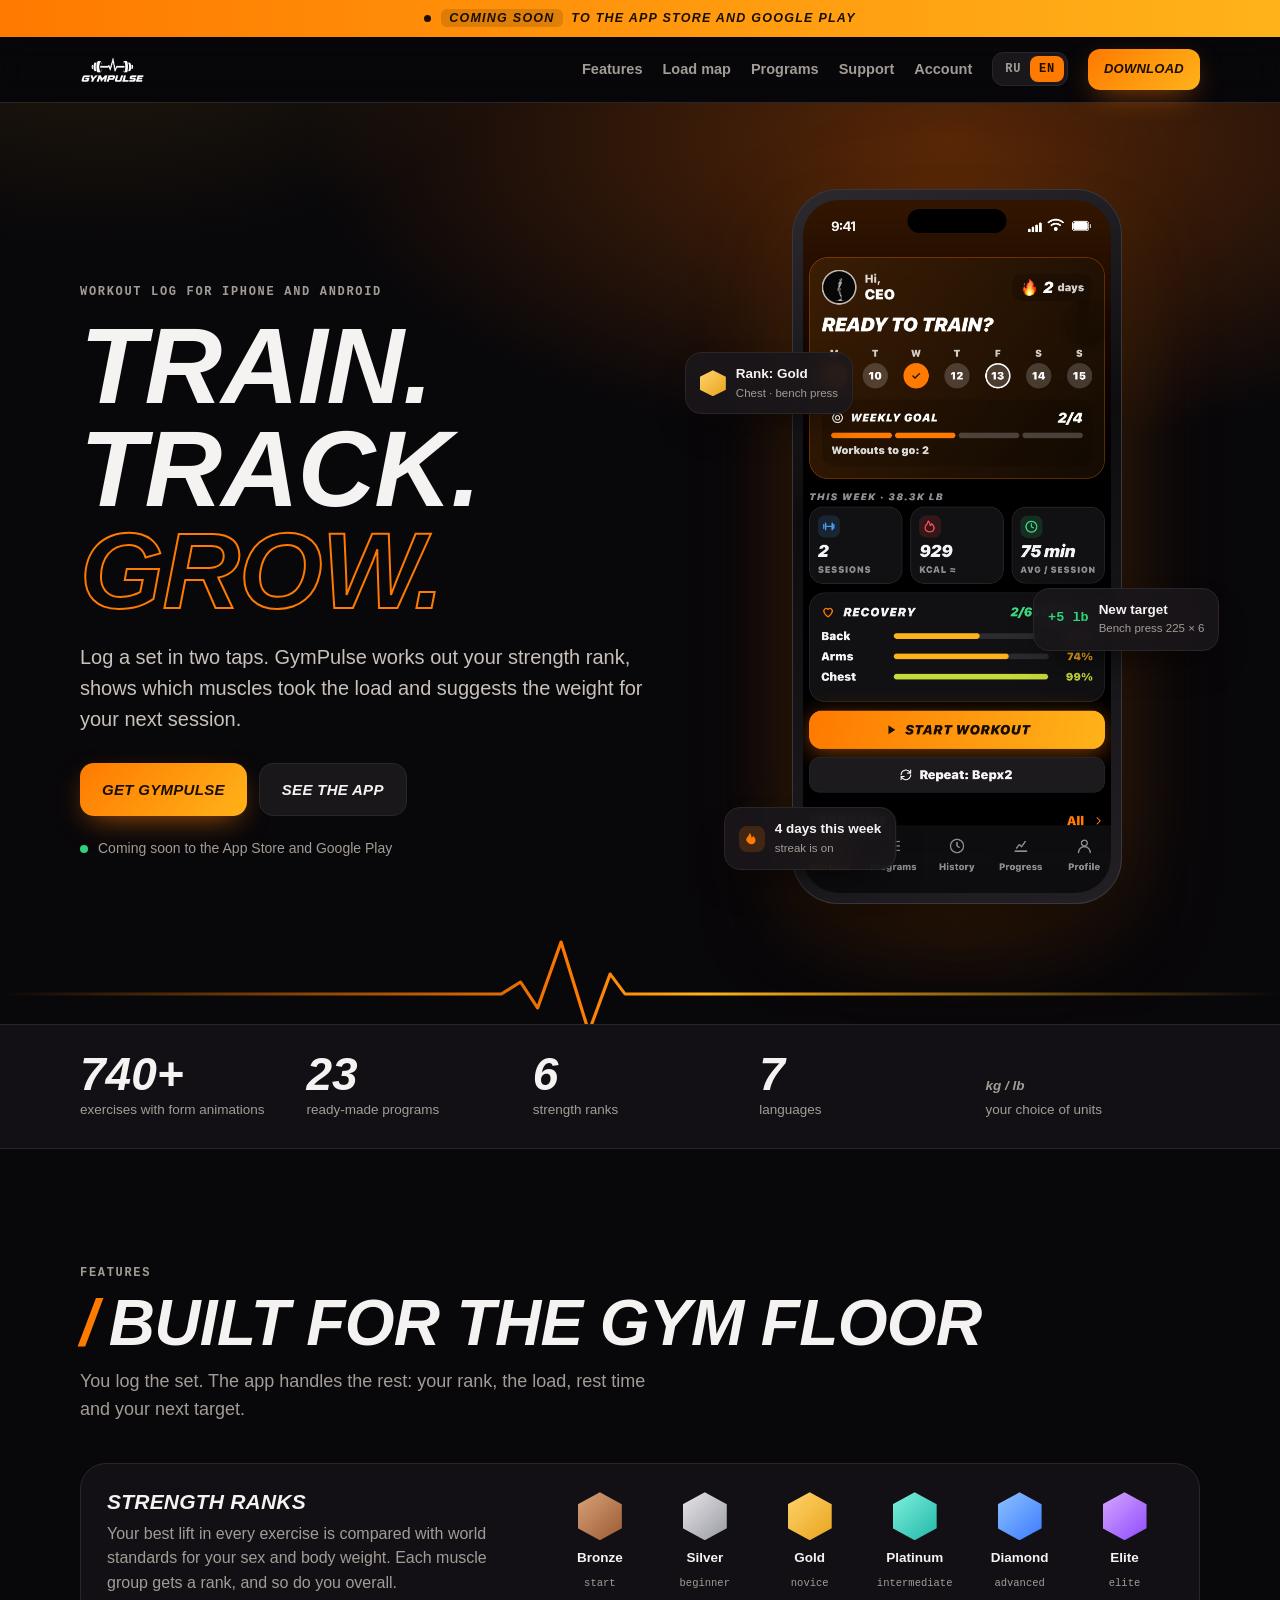
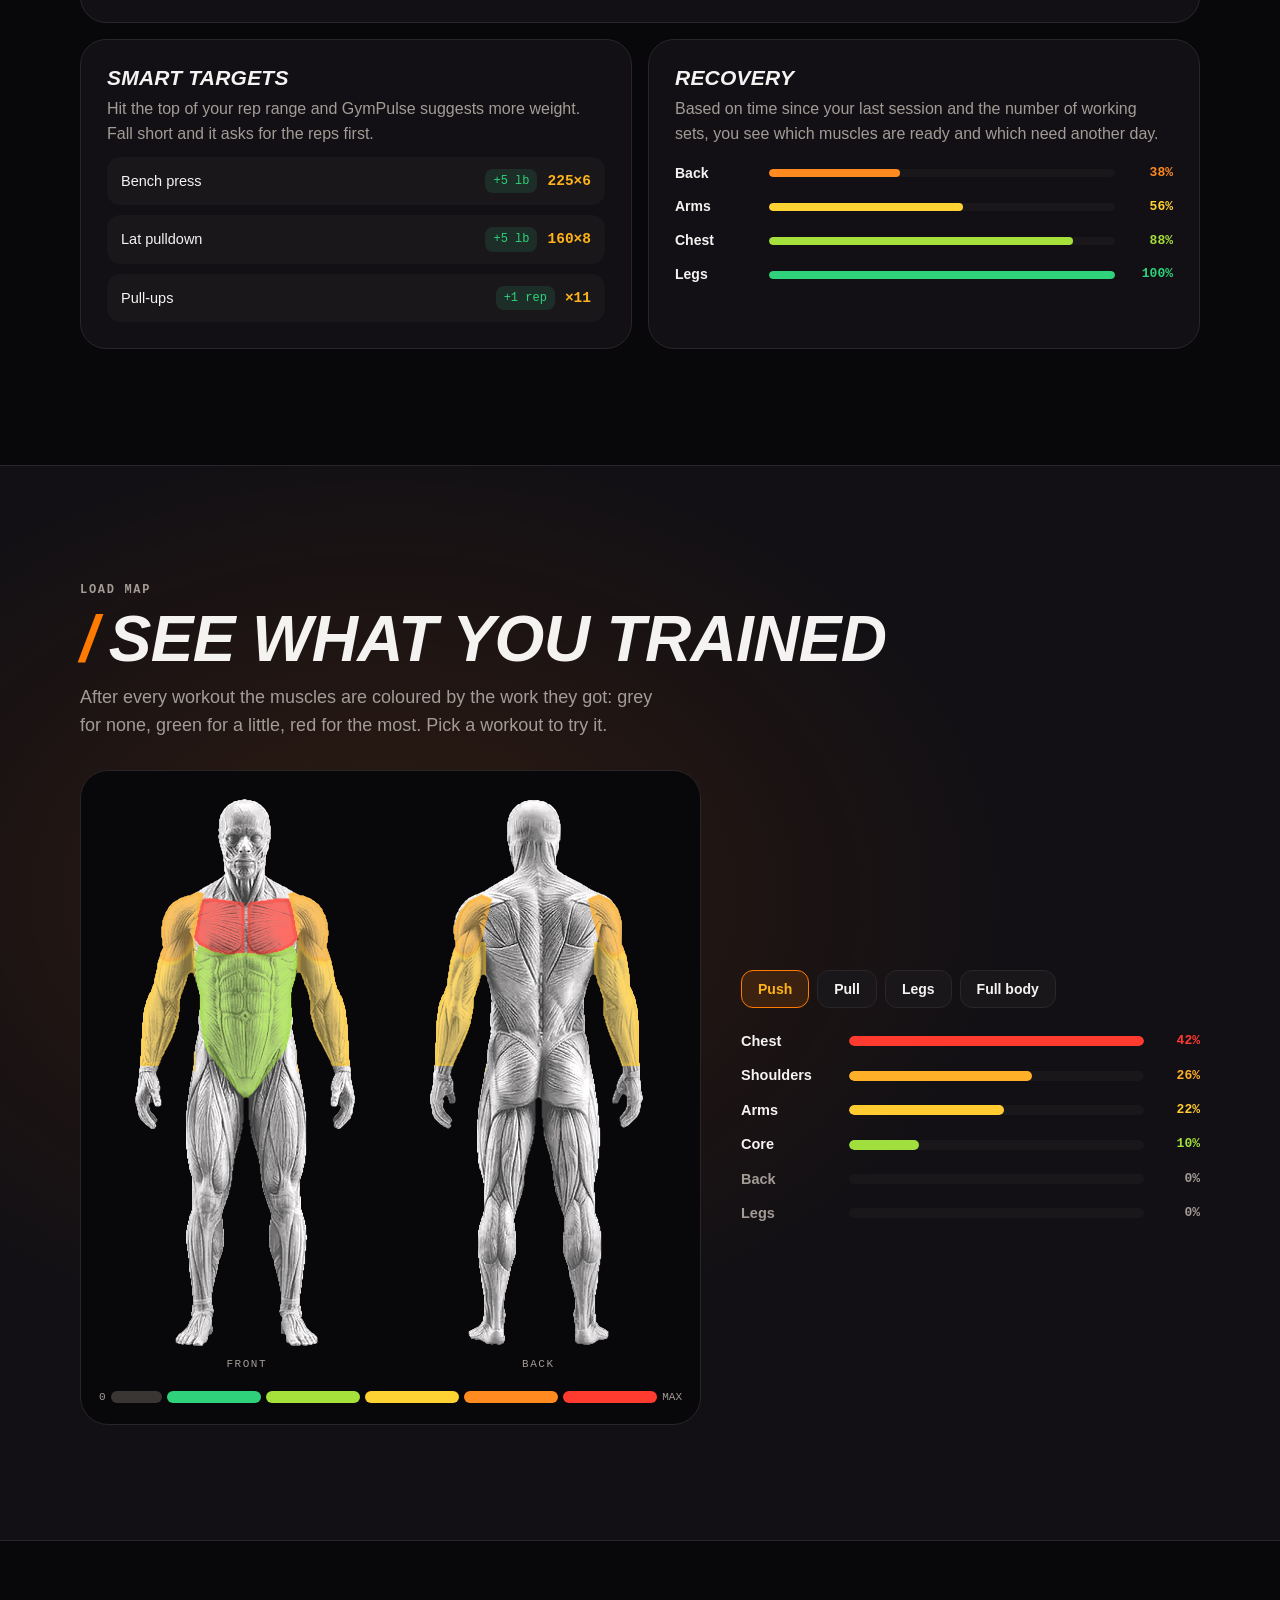
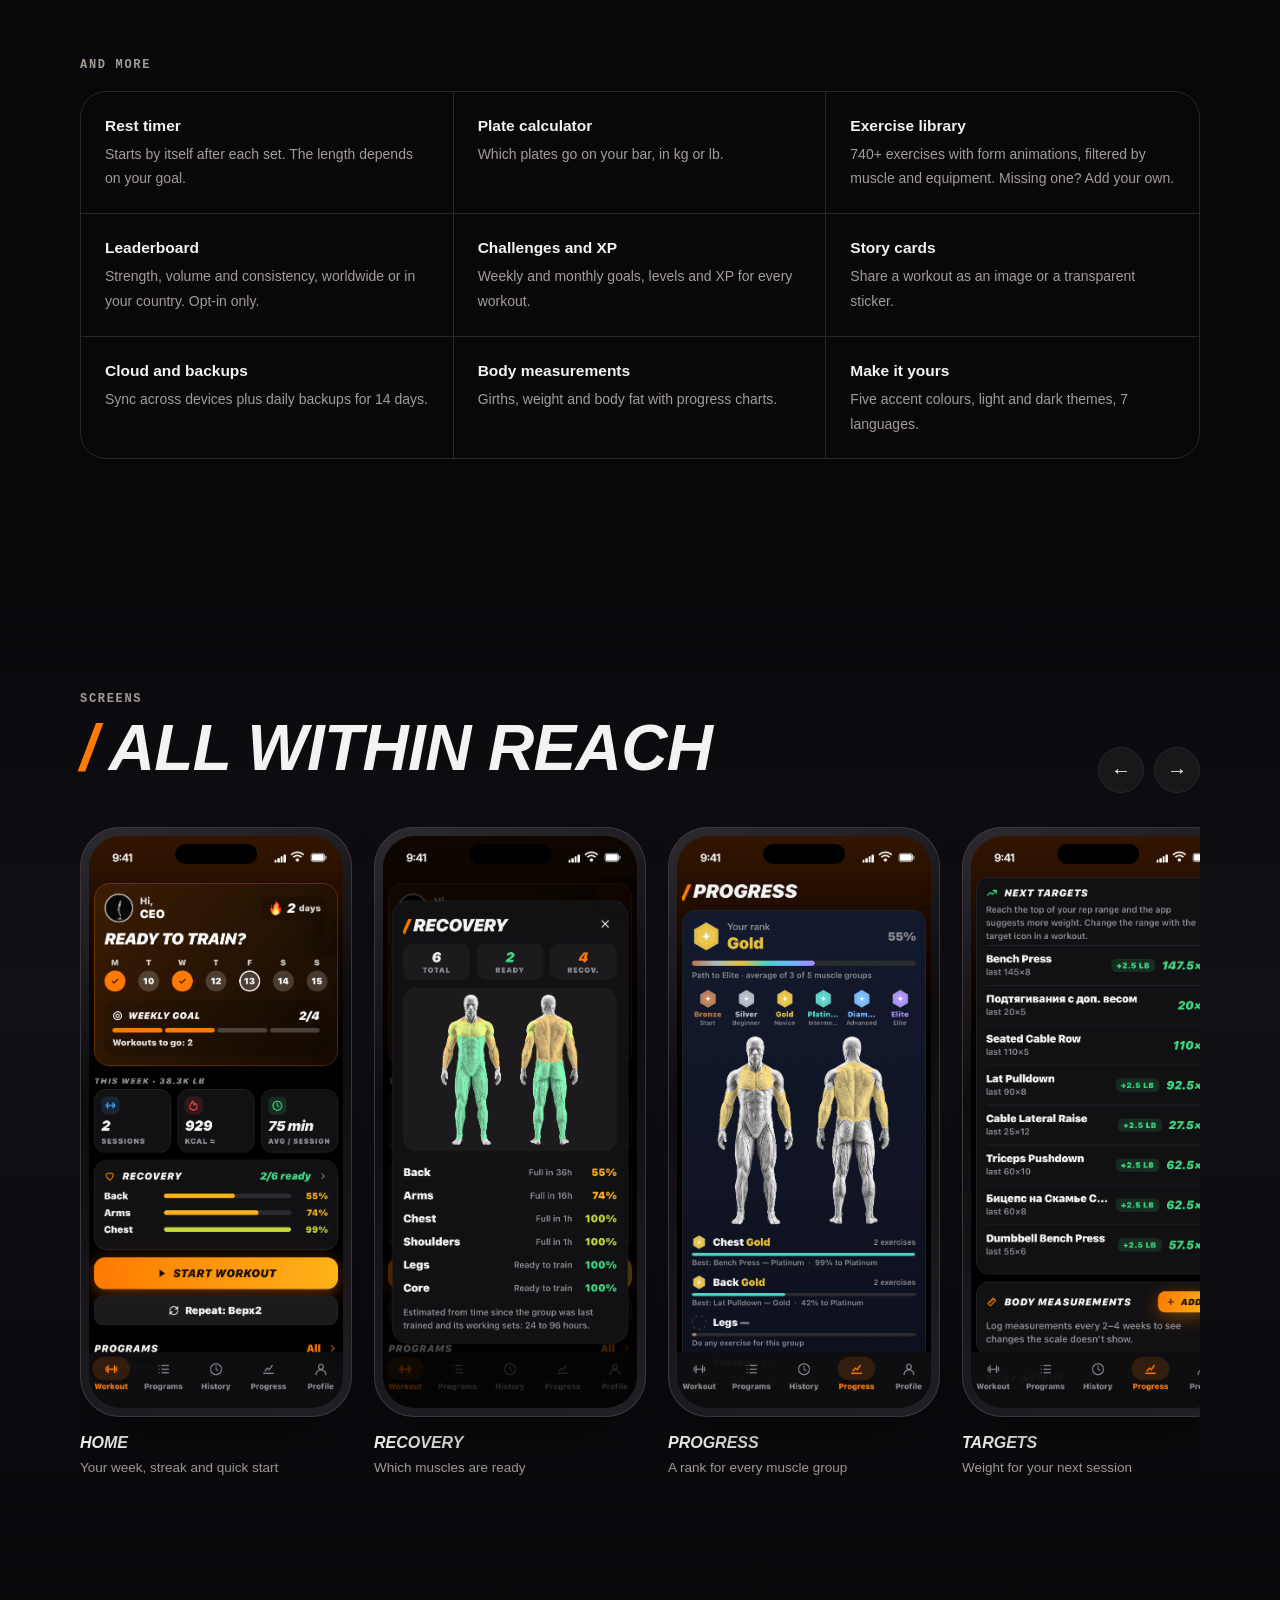
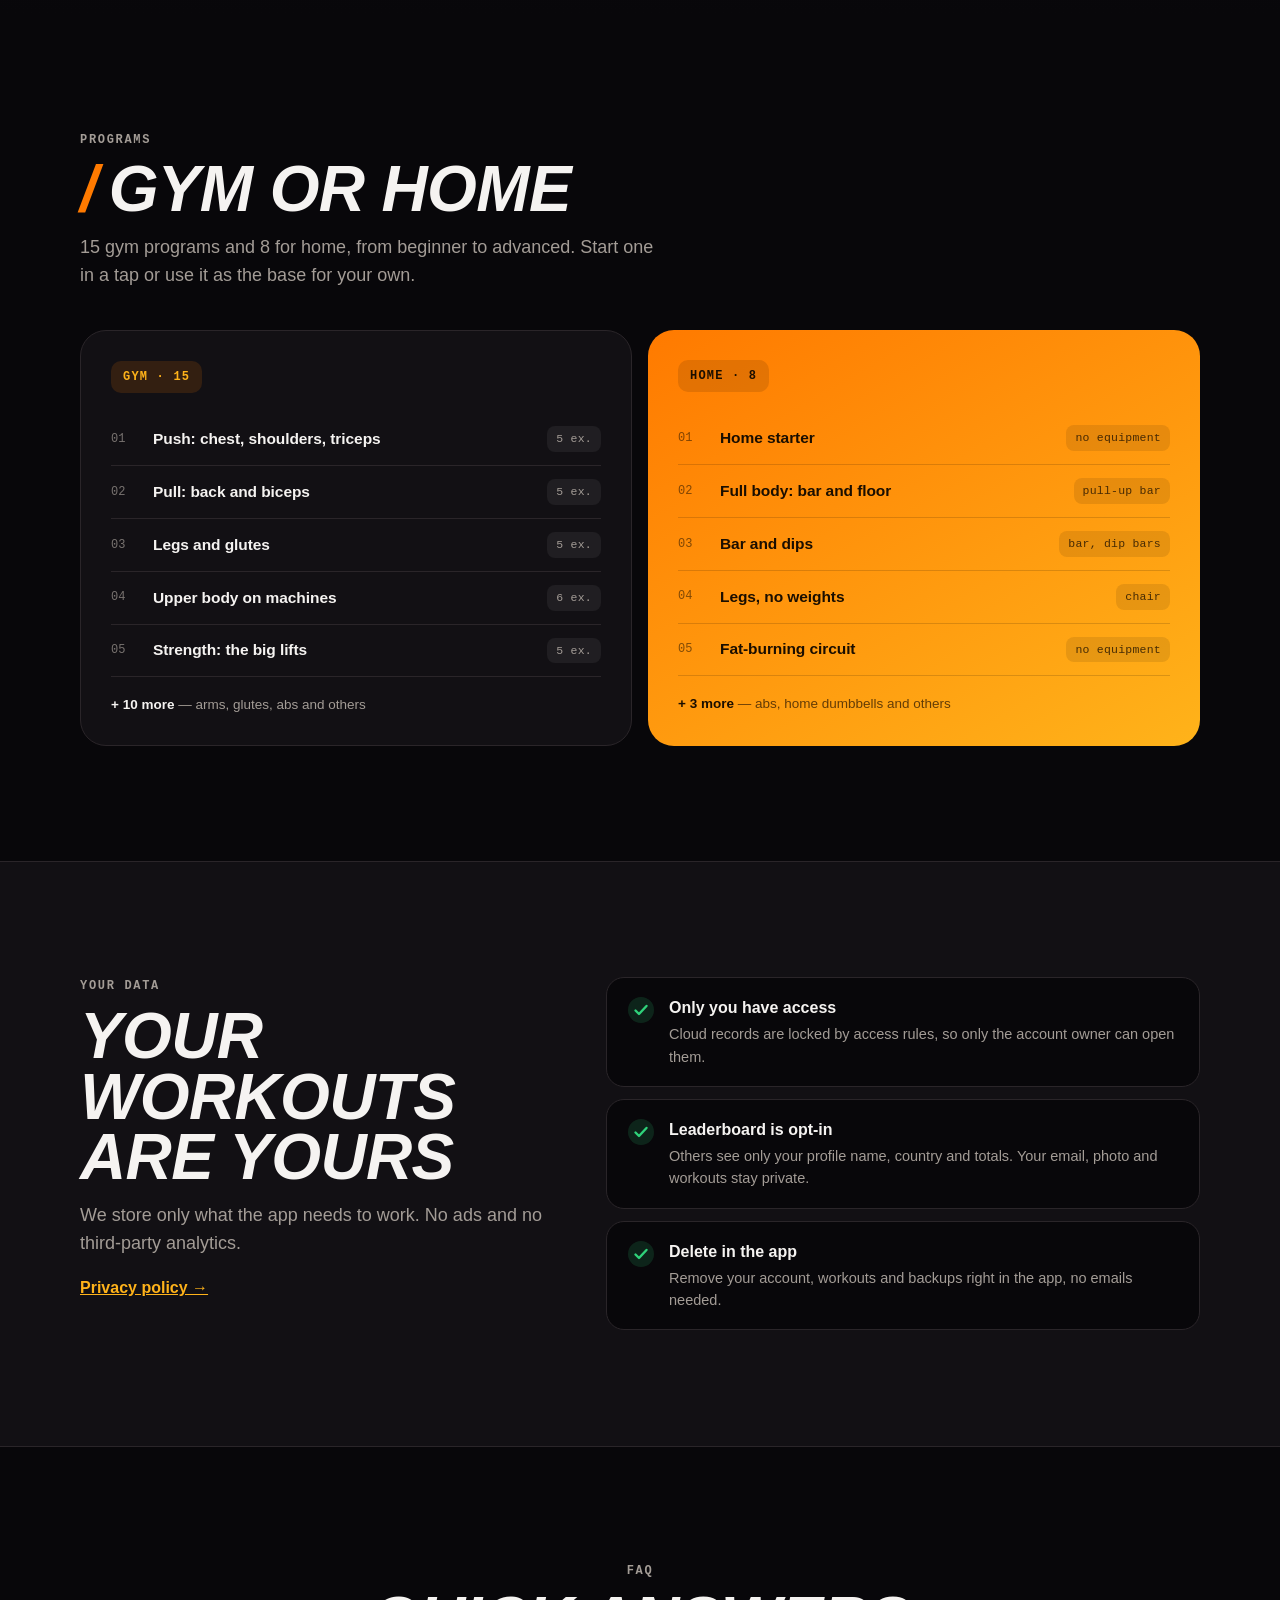
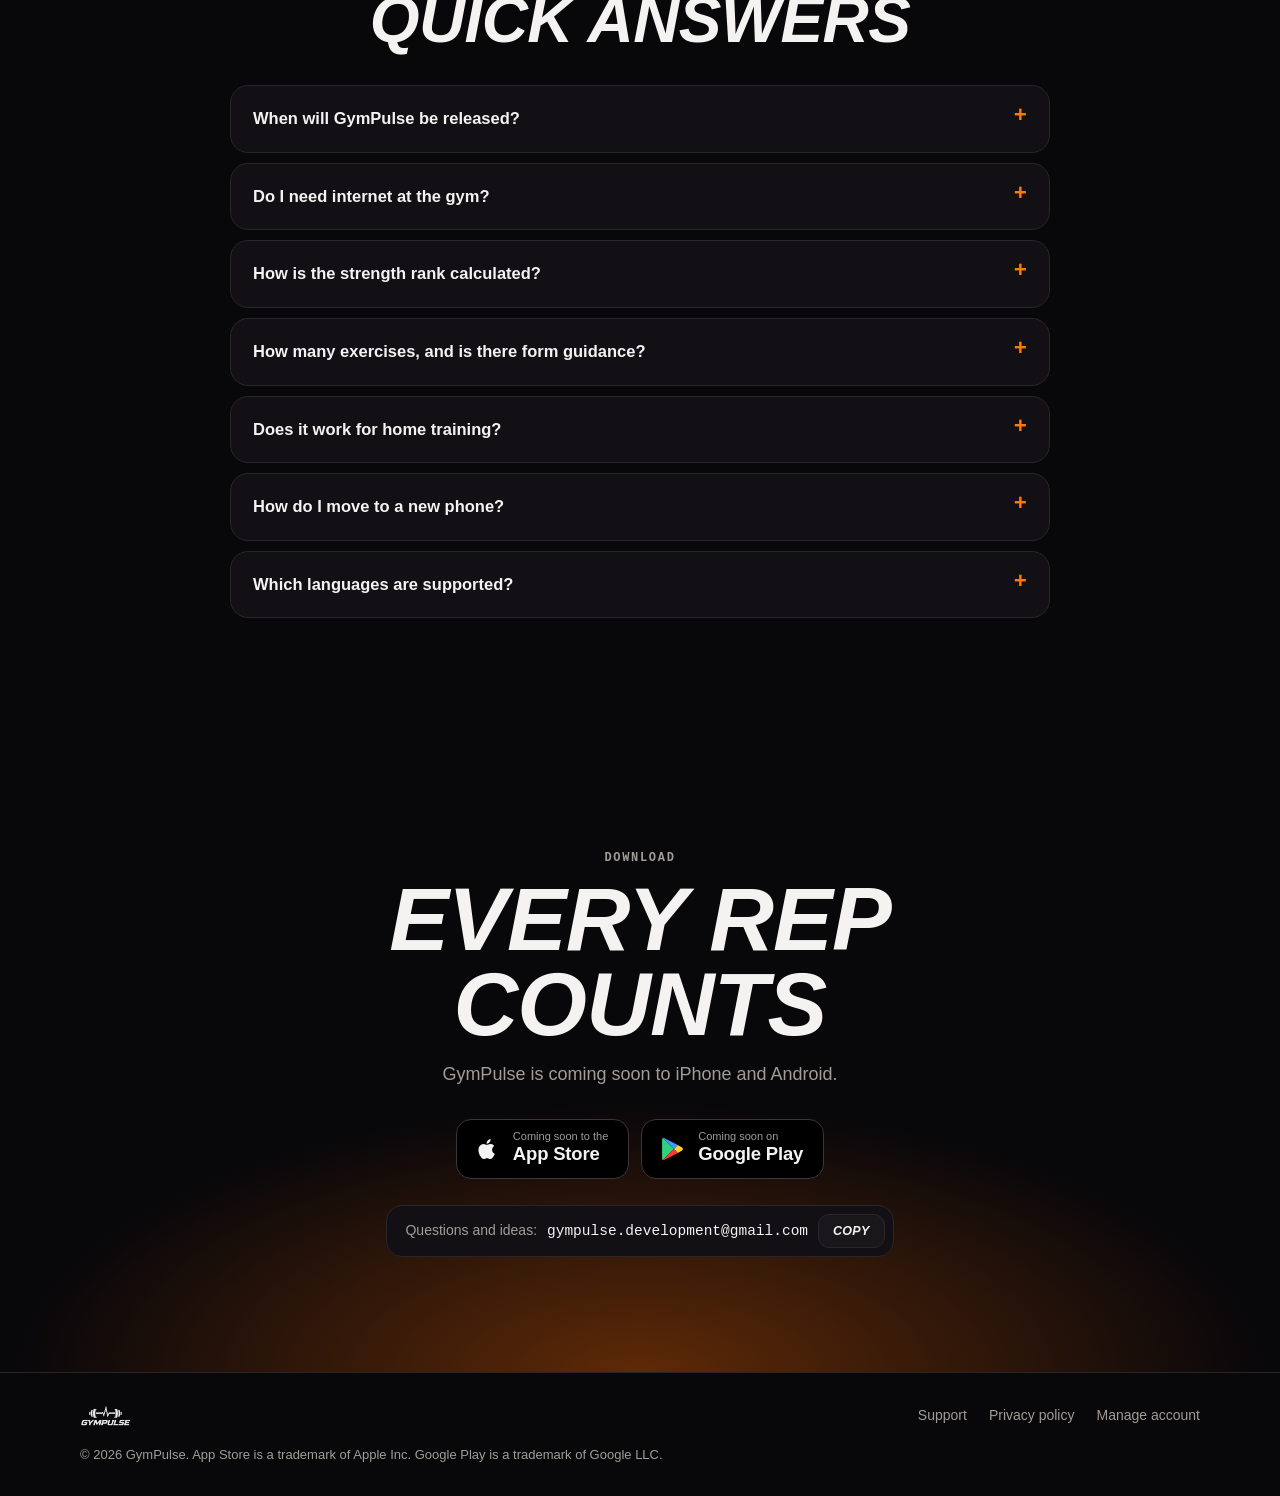
<file: index.html>
<!doctype html>
<html lang="ru">
<head>
<meta charset="utf-8">
<meta name="viewport" content="width=device-width, initial-scale=1, viewport-fit=cover">
<title>GymPulse</title>
<meta name="gp:title-ru" content="GymPulse">
<meta name="gp:title-en" content="GymPulse">
<meta name="description" content="GymPulse — дневник тренировок для iPhone и Android: ранги силы, карта нагрузки, 740+ упражнений с анимацией техники, умные цели и программы для зала и дома.">
<meta name="theme-color" content="#08070A">
<meta http-equiv="Content-Security-Policy" content="default-src 'self'; script-src 'self' 'sha256-vhCojYVqglzWc3rxSe71ZzEY8ykdeRPMenTMEMSjk7M=' 'sha256-+N1O2ZhB4fCDuWW6IZrmTO3uLFp5yGKeGTYfXfHgf4A=' 'sha256-VAVlBNXvPKZ7xdp2BcN4tLJjCNJUkDB6+BNIUAc+iOA=' https://cdn.jsdelivr.net/npm/@supabase/supabase-js@2.119.0/; style-src 'self' 'unsafe-inline' https://fonts.googleapis.com; font-src https://fonts.gstatic.com; img-src 'self' data: blob: https://tsquteboyugfvkewymhu.supabase.co; connect-src 'self' https://tsquteboyugfvkewymhu.supabase.co wss://tsquteboyugfvkewymhu.supabase.co; object-src 'none'; frame-src 'none'; worker-src 'none'; manifest-src 'self'; base-uri 'self'; form-action 'self'; upgrade-insecure-requests">
<script>if (self !== top) { try { top.location.href = self.location.href; } catch (e) {} document.documentElement.style.display = 'none'; }</script>

<meta name="referrer" content="strict-origin-when-cross-origin">
<link rel="canonical" href="https://gympulsefit.github.io/">
<link rel="alternate" hreflang="ru" href="https://gympulsefit.github.io/?lang=ru">
<link rel="alternate" hreflang="en" href="https://gympulsefit.github.io/?lang=en">
<link rel="alternate" hreflang="x-default" href="https://gympulsefit.github.io/">
<meta property="og:type" content="website">
<meta property="og:site_name" content="GymPulse">
<meta property="og:url" content="https://gympulsefit.github.io/">
<meta property="og:title" content="GymPulse">
<meta property="og:description" content="GymPulse — дневник тренировок для iPhone и Android: ранги силы, карта нагрузки, 740+ упражнений с анимацией техники, умные цели и программы для зала и дома.">
<meta property="og:image" content="https://gympulsefit.github.io/img/og.jpg">
<meta property="og:image:width" content="1200">
<meta property="og:image:height" content="630">
<meta name="twitter:card" content="summary_large_image">
<link rel="icon" type="image/png" href="img/icon.png">
<link rel="apple-touch-icon" href="img/icon.png">
<meta name="google-site-verification" content="DGbmN3u5YZqPYP7oXoBu73FGIkUK-Fvcan2WPgeFIfA">
<script type="application/ld+json">{"@context": "https://schema.org", "@type": "MobileApplication", "name": "GymPulse", "operatingSystem": "iOS, Android", "applicationCategory": "HealthApplication", "inLanguage": ["ru", "uk", "en", "es", "fr", "de", "zh"], "description": "GymPulse — дневник тренировок: ранги силы, карта нагрузки на мышцы, 740+ упражнений с анимацией техники, умные цели, программы для зала и дома.", "url": "https://gympulsefit.github.io/", "image": "https://gympulsefit.github.io/img/og.jpg", "publisher": {"@type": "Organization", "name": "GymPulse", "email": "gympulse.development@gmail.com"}}</script>

<script>(function(){var l;try{l=new URLSearchParams(location.search).get('lang')||localStorage.getItem('gp_lang')}catch(e){}if(l!=='ru'&&l!=='en')l=/^(ru|uk|be|kk)/i.test(navigator.language||'')?'ru':'en';document.documentElement.lang=l})()</script>
<link rel="preconnect" href="https://fonts.googleapis.com">
<link rel="preconnect" href="https://fonts.gstatic.com" crossorigin>
<link rel="stylesheet" href="https://fonts.googleapis.com/css2?family=Archivo:ital,wght@1,700;1,800;1,900&family=Inter:wght@400;500;600;700&family=JetBrains+Mono:wght@500;700&display=swap">
<link rel="stylesheet" href="style.css">
</head>
<body>
<style>
/* Главная: герой с телефоном, линия пульса, карта нагрузки на настоящем силуэте из приложения */
.hero { position: relative; padding-block: clamp(40px, 6vw, 80px) 0; overflow: hidden; }
.hero::before { content: ""; position: absolute; inset: -20% -10% auto; height: 80%; background: radial-gradient(60% 60% at 70% 30%, rgba(255, 106, 0, 0.32), transparent 70%), radial-gradient(40% 50% at 15% 10%, rgba(255, 179, 26, 0.12), transparent 70%); pointer-events: none; }
.hero .wrap { position: relative; display: grid; grid-template-columns: 1.1fr 0.9fr; gap: 40px; align-items: center; }
.hero h1 { font-size: clamp(48px, 8.4vw, 112px); margin: 14px 0 20px; }
.hero h1 em { font-style: italic; color: transparent; -webkit-text-stroke: 2px var(--ac); }
.hero .lead { font-size: clamp(17px, 1.6vw, 20px); color: #C9C2BC; }
.hero .cta { display: flex; flex-wrap: wrap; gap: 12px; margin-top: 28px; }
.soon { display: inline-flex; align-items: center; gap: 10px; margin-top: 22px; color: var(--mut); font-size: 14px; }
.soon .dot { width: 8px; height: 8px; border-radius: 50%; background: var(--ok); animation: ping 2s infinite; flex: none; }
@keyframes ping { 0% { box-shadow: 0 0 0 0 rgba(47, 210, 122, .6); } 70%, 100% { box-shadow: 0 0 0 10px rgba(47, 210, 122, 0); } }
.stage { position: relative; display: flex; justify-content: center; padding-block: 10px 60px; }
.chip { position: absolute; display: flex; align-items: center; gap: 10px; padding: 11px 14px; border-radius: 16px; background: rgba(26, 23, 27, 0.9); backdrop-filter: blur(10px); -webkit-backdrop-filter: blur(10px); border: 1px solid var(--line); box-shadow: 0 18px 40px -18px rgba(0, 0, 0, 0.9); font-size: 13.5px; font-weight: 600; white-space: nowrap; animation: float 6s ease-in-out infinite; }
.chip small { display: block; color: var(--mut); font-weight: 500; font-size: 11.5px; }
.chip .n { font-family: var(--f-mono); font-weight: 700; color: var(--ok); }
.chip .hex { width: 26px; height: 26px; clip-path: polygon(50% 0, 100% 25%, 100% 75%, 50% 100%, 0 75%, 0 25%); background: linear-gradient(135deg, #FFD36B, #E8A41C); flex: none; }
.chip .fl { width: 26px; height: 26px; border-radius: 8px; background: rgba(255, 122, 0, .18); display: grid; place-items: center; flex: none; }
.chip.c1 { left: -6%; top: 22%; }
.chip.c2 { right: -4%; top: 52%; animation-delay: -2s; }
.chip.c3 { left: 2%; bottom: 12%; animation-delay: -4s; }
@keyframes float { 0%, 100% { transform: translateY(0); } 50% { transform: translateY(-8px); } }
.pulse { display: block; width: 100%; height: 90px; margin-top: -30px; }
.pulse path { fill: none; stroke: url(#pg); stroke-width: 3; stroke-linejoin: round; stroke-linecap: round; stroke-dasharray: 2400; animation: draw 3.2s cubic-bezier(.6, 0, .2, 1) both; }
@keyframes draw { from { stroke-dashoffset: 2400; } to { stroke-dashoffset: 0; } }

.stats { border-block: 1px solid var(--line); background: var(--panel); }
.stats .wrap { display: grid; grid-template-columns: repeat(5, 1fr); padding-block: 26px; gap: 12px; }
.stat b { display: block; font-family: var(--f-display); font-style: italic; font-weight: 900; font-size: clamp(30px, 4vw, 46px); line-height: 1; font-variant-numeric: tabular-nums; }
.stat span { color: var(--mut); font-size: 13.5px; }

.feat-grid { display: grid; grid-template-columns: repeat(12, 1fr); gap: 16px; margin-top: 40px; }
.f-rank { grid-column: span 12; }
.f-tgt { grid-column: span 6; }
.f-rec { grid-column: span 6; }
.f-rank .in { display: grid; grid-template-columns: 0.8fr 1.2fr; gap: 30px; align-items: center; }
.tiers { display: grid; grid-template-columns: repeat(6, 1fr); gap: 8px; }
.tier { text-align: center; }
.tier i { display: block; width: 44px; height: 48px; margin: 0 auto 8px; clip-path: polygon(50% 0, 100% 25%, 100% 75%, 50% 100%, 0 75%, 0 25%); }
.tier b { display: block; font-size: 13.5px; }
.tier span { font-family: var(--f-mono); font-size: 10.5px; color: var(--mut); }
.set-row { display: grid; grid-template-columns: minmax(0, 1fr) auto auto; gap: 10px; align-items: center; padding: 12px 14px; border-radius: 14px; background: var(--panel-2); margin-top: 10px; font-size: 14.5px; }
.set-row .p { font-family: var(--f-mono); font-size: 12px; color: var(--ok); background: rgba(47, 210, 122, 0.12); padding: 3px 8px; border-radius: 8px; white-space: nowrap; }
.set-row .v { font-family: var(--f-mono); font-weight: 700; color: var(--ac-2); white-space: nowrap; }
.set-row .nm { overflow: hidden; text-overflow: ellipsis; white-space: nowrap; }
.bars { margin-top: 16px; display: grid; gap: 12px; }
.bar { display: grid; grid-template-columns: 82px 1fr 46px; gap: 12px; align-items: center; font-size: 14px; font-weight: 600; }
.bar .t { height: 8px; border-radius: 4px; background: var(--panel-2); overflow: hidden; }
.bar .t i { display: block; height: 100%; border-radius: 4px; }
.bar em { font-style: normal; font-family: var(--f-mono); font-size: 13px; text-align: right; }

/* карта нагрузки */
.load { background: radial-gradient(70% 60% at 30% 40%, rgba(255, 106, 0, 0.12), transparent 70%), var(--panel); border-block: 1px solid var(--line); }
.load .grid { display: grid; grid-template-columns: 1.15fr 0.85fr; gap: 40px; align-items: center; margin-top: 30px; }
.mapbox { background: var(--bg); border: 1px solid var(--line); border-radius: 28px; padding: 22px 18px 18px; }
.bm { display: flex; justify-content: space-around; align-items: flex-end; }
.bm .fig { position: relative; width: 40%; aspect-ratio: 460 / 1098; }
.bm .fig img { position: absolute; inset: 0; width: 100%; height: 100%; display: block; }
.bm .fig i { position: absolute; inset: 0; -webkit-mask: var(--m) center / 100% 100% no-repeat; mask: var(--m) center / 100% 100% no-repeat; background: transparent; opacity: 0; transition: background-color .55s ease, opacity .55s ease; }
.mapbox .cap { display: flex; justify-content: space-around; font-family: var(--f-mono); font-size: 11px; letter-spacing: .14em; text-transform: uppercase; color: var(--mut); margin-top: 6px; }
.heat { display: flex; gap: 5px; margin-top: 16px; align-items: center; font-family: var(--f-mono); font-size: 11px; color: var(--mut); }
.heat i { flex: 1; height: 12px; border-radius: 6px; }
.heat i.z { flex: .55; background: #3A3634; }
.tabs { display: flex; flex-wrap: wrap; gap: 8px; }
.tabs button { border: 1px solid var(--line); background: var(--panel-2); color: var(--fg); font-weight: 700; font-size: 14px; padding: 10px 16px; border-radius: 12px; cursor: pointer; transition: background .2s, border-color .2s, color .2s; font-family: var(--f-body); }
.tabs button[aria-pressed="true"] { background: var(--ac-soft); border-color: var(--ac); color: var(--ac-2); }
.mlist { margin-top: 22px; display: grid; gap: 12px; }
.mrow { display: grid; grid-template-columns: 96px 1fr 44px; gap: 12px; align-items: center; font-weight: 600; font-size: 14.5px; }
.mrow .t { height: 10px; border-radius: 5px; background: var(--panel-2); overflow: hidden; }
.mrow .t i { display: block; height: 100%; border-radius: 5px; transition: width .55s ease, background .55s ease; }
.mrow em { font-style: normal; font-family: var(--f-mono); font-size: 13px; text-align: right; transition: color .55s; }
.mrow.off { color: var(--mut); }

.more { display: grid; grid-template-columns: repeat(3, 1fr); margin-top: 16px; border: 1px solid var(--line); border-radius: 26px; overflow: hidden; }
.more div { padding: 22px 24px; border-right: 1px solid var(--line); border-bottom: 1px solid var(--line); min-width: 0; }
.more div:nth-child(3n) { border-right: 0; }
.more div:nth-last-child(-n+3) { border-bottom: 0; }
.more b { display: block; font-size: 15.5px; margin-bottom: 4px; }
.more span { color: var(--mut); font-size: 14px; }

.screens { background: linear-gradient(180deg, var(--bg), var(--panel) 40%, var(--bg)); }
.head-row { display: flex; align-items: flex-end; justify-content: space-between; gap: 20px; flex-wrap: wrap; }
.rail { display: flex; gap: 22px; overflow-x: auto; scroll-snap-type: x mandatory; padding: 34px 0 20px; scrollbar-width: none; }
.rail::-webkit-scrollbar { display: none; }
.rail figure { flex: none; margin: 0; scroll-snap-align: center; width: 272px; }
.rail .phone { width: 272px; border-radius: 40px; padding: 9px; box-shadow: 0 30px 60px -30px rgba(0, 0, 0, 0.9), 0 0 0 1px #3a363b inset; }
.rail .phone img { border-radius: 32px; }
.rail .phone::after { top: 17px; height: 20px; }
.rail figcaption { margin-top: 14px; }
.rail figcaption b { display: block; font-family: var(--f-display); font-style: italic; text-transform: uppercase; font-weight: 800; font-size: 16px; }
.rail figcaption span { color: var(--mut); font-size: 13.5px; }
.rail-nav { display: flex; gap: 10px; }
.rail-nav button { width: 46px; height: 46px; border-radius: 50%; border: 1px solid var(--line); background: var(--panel-2); color: var(--fg); font-size: 20px; cursor: pointer; }
.rail-nav button:hover { background: var(--line); }

.split { display: grid; grid-template-columns: 1fr 1fr; gap: 16px; margin-top: 40px; }
.prog { padding: 30px; display: flex; flex-direction: column; }
.prog .tag { align-self: flex-start; display: inline-flex; font-family: var(--f-mono); font-size: 12px; font-weight: 700; letter-spacing: 0.1em; text-transform: uppercase; padding: 7px 12px; border-radius: 10px; background: var(--ac-soft); color: var(--ac-2); }
.prog ul { list-style: none; margin: 20px 0 0; padding: 0; display: grid; counter-reset: p; }
.prog li { counter-increment: p; display: grid; grid-template-columns: 30px 1fr auto; align-items: center; gap: 12px; padding: 13px 0; border-bottom: 1px solid var(--line); }
.prog li::before { content: counter(p, decimal-leading-zero); font-family: var(--f-mono); font-size: 12px; font-weight: 500; color: var(--mut); opacity: .7; }
.prog .n { font-weight: 600; font-size: 15.5px; letter-spacing: -0.005em; line-height: 1.3; }
.prog .m { font-family: var(--f-mono); font-size: 11.5px; font-weight: 500; letter-spacing: 0.02em; white-space: nowrap; padding: 4px 9px; border-radius: 8px; background: rgba(255, 255, 255, 0.06); color: var(--mut); }
.prog .pmore { margin: 16px 0 0; padding-top: 2px; font-size: 13.5px; color: var(--mut); line-height: 1.45; }
.prog .pmore b { color: var(--fg); font-weight: 600; }
.prog.home { background: linear-gradient(150deg, var(--ac), var(--ac-2)); color: var(--on-ac); border: 0; }
.prog.home .tag { background: rgba(26, 14, 0, 0.12); color: var(--on-ac); }
.prog.home li { border-color: rgba(26, 14, 0, 0.16); }
.prog.home li::before { color: rgba(26, 14, 0, 0.55); opacity: 1; }
.prog.home .m { background: rgba(26, 14, 0, 0.1); color: rgba(26, 14, 0, 0.78); }
.prog.home .pmore { color: rgba(26, 14, 0, 0.68); }
.prog.home .pmore b { color: var(--on-ac); }

.priv { display: grid; grid-template-columns: 0.9fr 1.1fr; gap: 40px; align-items: start; }
.checks { display: grid; gap: 12px; }
.checks > div { display: grid; grid-template-columns: 28px 1fr; gap: 14px; padding: 18px 20px; background: var(--bg); border: 1px solid var(--line); border-radius: 18px; }
.checks svg { width: 28px; height: 28px; }
.checks b { display: block; margin-bottom: 2px; }
.checks p { color: var(--mut); font-size: 14.5px; }
.priv .lnk { display: inline-block; margin-top: 18px; color: var(--ac-2); font-weight: 600; }

#faq .faq { max-width: 820px; margin: 34px auto 0; }

.dl { text-align: center; position: relative; overflow: hidden; }
.dl::before { content: ""; position: absolute; inset: auto -20% -60% -20%; height: 120%; background: radial-gradient(50% 50% at 50% 50%, rgba(255, 106, 0, 0.35), transparent 70%); pointer-events: none; }
.dl .wrap { position: relative; }
.dl h2.d { font-size: clamp(42px, 7vw, 92px); }
.dl .lead { margin: 0 auto; }
.dl .stores { justify-content: center; margin-top: 30px; }
.dl .mail { margin-top: 26px; justify-content: center; }

@media (max-width: 980px) {
  .hero .wrap, .priv, .load .grid, .f-rank .in { grid-template-columns: 1fr; }
  .stage { padding-bottom: 30px; }
  .stats .wrap { grid-template-columns: repeat(3, 1fr); row-gap: 22px; }
  .f-tgt, .f-rec { grid-column: span 12; }
  .more { grid-template-columns: 1fr 1fr; }
  .more div:nth-child(3n) { border-right: 1px solid var(--line); }
  .more div:nth-child(2n) { border-right: 0; }
  .more div:nth-last-child(-n+3) { border-bottom: 1px solid var(--line); }
  .more div:nth-last-child(-n+1) { border-bottom: 0; }
  .split { grid-template-columns: 1fr; }
}
@media (max-width: 560px) {
  .stats .wrap { grid-template-columns: 1fr 1fr; }
  .stats .stat:last-child { grid-column: span 2; }
  .more { grid-template-columns: 1fr; }
  .more div, .more div:nth-child(2n), .more div:nth-child(3n) { border-right: 0; border-bottom: 1px solid var(--line); }
  .more div:last-child { border-bottom: 0; }
  .tiers { grid-template-columns: repeat(3, 1fr); row-gap: 16px; }
  .chip.c1 { left: 0; } .chip.c2 { right: 0; }
  .card { padding: 20px; border-radius: 22px; }
  .hero h1 em { -webkit-text-stroke-width: 1.5px; }
  .mrow { grid-template-columns: 84px 1fr 40px; }
}
</style>

<div class="strip"><div class="wrap"><span data-l="ru"><b>СКОРО</b> в App Store и Google Play</span><span data-l="en"><b>COMING SOON</b> to the App Store and Google Play</span></div></div>
<nav class="top" aria-label="GymPulse">
  <div class="wrap">
    <a class="logo" href="" aria-label="GymPulse"><img src="img/logo.png" alt="GymPulse" width="66" height="30"></a>
    <ul>
      <li><a href="#features"><span data-l="ru">Возможности</span><span data-l="en">Features</span></a></li>
      <li><a href="#load"><span data-l="ru">Карта нагрузки</span><span data-l="en">Load map</span></a></li>
      <li><a href="#programs"><span data-l="ru">Программы</span><span data-l="en">Programs</span></a></li>
      <li><a href="support.html"><span data-l="ru">Поддержка</span><span data-l="en">Support</span></a></li>
      <li><a href="account.html"><span data-l="ru">Аккаунт</span><span data-l="en">Account</span></a></li>
    </ul>
    <div class="lang" role="group" aria-label="Language"><button type="button" data-set="ru">RU</button><button type="button" data-set="en">EN</button></div>
    <a class="btn btn-ac" href="#download"><span data-l="ru">Скачать</span><span data-l="en">Download</span></a>
  </div>
</nav>


<header class="hero" id="top">
  <div class="wrap">
    <div>
      <div class="eyebrow"><span data-l="ru">Дневник тренировок для iPhone и Android</span><span data-l="en">Workout log for iPhone and Android</span></div>
      <h1 class="d"><span data-l="ru">Тренируйся.<br>Записывай.<br><em>Расти.</em></span><span data-l="en">Train.<br>Track.<br><em>Grow.</em></span></h1>
      <p class="lead"><span data-l="ru">Записывайте подходы в пару касаний. GymPulse сам посчитает ранг силы, покажет, какие мышцы получили нагрузку, и подскажет вес на следующую тренировку.</span><span data-l="en">Log a set in two taps. GymPulse works out your strength rank, shows which muscles took the load and suggests the weight for your next session.</span></p>
      <div class="cta">
        <a class="btn btn-ac" href="#download"><span data-l="ru">Скачать GymPulse</span><span data-l="en">Get GymPulse</span></a>
        <a class="btn btn-gh" href="#screens"><span data-l="ru">Посмотреть экраны</span><span data-l="en">See the app</span></a>
      </div>
      <div class="soon"><span class="dot" aria-hidden="true"></span><span data-l="ru">Готовится к выходу в App Store и Google Play</span><span data-l="en">Coming soon to the App Store and Google Play</span></div>
    </div>
    <div class="stage">
      <div class="phone"><img src="img/home.jpg" alt="GymPulse" width="1206" height="2622"></div>
      <div class="chip c1"><span class="hex" aria-hidden="true"></span><div><span data-l="ru">Ранг: Золото</span><span data-l="en">Rank: Gold</span><small><span data-l="ru">Грудь · жим лёжа</span><span data-l="en">Chest · bench press</span></small></div></div>
      <div class="chip c2"><span class="n" data-l="ru">+2,5 кг</span><span class="n" data-l="en">+5 lb</span><div><span data-l="ru">Новая цель</span><span data-l="en">New target</span><small><span data-l="ru">Жим лёжа 102,5 × 6</span><span data-l="en">Bench press 225 × 6</span></small></div></div>
      <div class="chip c3"><span class="fl" aria-hidden="true"><svg width="15" height="15" viewBox="0 0 24 24"><path d="M12 21c3.9 0 6.5-2.6 6.5-6.3 0-3.3-2.1-5.4-3.8-7.3-.5 1.8-1.5 2.8-2.7 3.2.2-2.7-.8-5.4-3.3-7.6-.3 3.3-2.1 5.1-3.6 7.1-1 1.3-1.6 2.9-1.6 4.6C5.5 18.4 8.1 21 12 21z" fill="#FF7A00"/></svg></span><div><span data-l="ru">4 дня на этой неделе</span><span data-l="en">4 days this week</span><small><span data-l="ru">серия продолжается</span><span data-l="en">streak is on</span></small></div></div>
    </div>
  </div>
  <svg class="pulse" viewBox="0 0 1200 90" preserveAspectRatio="none" aria-hidden="true">
    <defs><linearGradient id="pg" x1="0" x2="1"><stop offset="0" stop-color="#FF7A00" stop-opacity="0"/><stop offset=".45" stop-color="#FF7A00"/><stop offset=".55" stop-color="#FFB31A"/><stop offset="1" stop-color="#FFB31A" stop-opacity="0"/></linearGradient></defs>
    <path d="M0 60 H470 l18 -12 l16 26 l22 -66 l26 90 l20 -58 l14 20 H1200"/>
  </svg>
</header>

<div class="stats">
  <div class="wrap">
    <div class="stat"><b>740+</b><span data-l="ru">упражнений с анимацией техники</span><span data-l="en">exercises with form animations</span></div>
    <div class="stat"><b>23</b><span data-l="ru">готовые программы</span><span data-l="en">ready-made programs</span></div>
    <div class="stat"><b>6</b><span data-l="ru">рангов силы</span><span data-l="en">strength ranks</span></div>
    <div class="stat"><b>7</b><span data-l="ru">языков</span><span data-l="en">languages</span></div>
    <div class="stat"><b><span data-l="ru">кг / lb</span><span data-l="en">kg / lb</span></b><span data-l="ru">в любых единицах</span><span data-l="en">your choice of units</span></div>
  </div>
</div>

<section id="features">
  <div class="wrap">
    <div class="eyebrow"><span data-l="ru">Возможности</span><span data-l="en">Features</span></div>
    <h2 class="d slash"><span data-l="ru">Сделано для зала</span><span data-l="en">Built for the gym floor</span></h2>
    <p class="lead"><span data-l="ru">Вы записываете подход, остальное приложение считает само: ранг, нагрузку, отдых и следующую цель.</span><span data-l="en">You log the set. The app handles the rest: your rank, the load, rest time and your next target.</span></p>

    <div class="feat-grid">
      <article class="card f-rank rv">
        <div class="in">
          <div>
            <h3><span data-l="ru">Ранги силы</span><span data-l="en">Strength ranks</span></h3>
            <p><span data-l="ru">Лучший результат в каждом упражнении сравнивается с мировыми нормативами для вашего пола и веса тела. Ранг есть у каждой группы мышц и общий.</span><span data-l="en">Your best lift in every exercise is compared with world standards for your sex and body weight. Each muscle group gets a rank, and so do you overall.</span></p>
          </div>
          <div class="tiers">
            <div class="tier"><i style="background:linear-gradient(135deg,#D9A27A,#9A5B33)"></i><b data-l="ru">Бронза</b><b data-l="en">Bronze</b><span data-l="ru">старт</span><span data-l="en">start</span></div>
            <div class="tier"><i style="background:linear-gradient(135deg,#E6E6EA,#9A9AA2)"></i><b data-l="ru">Серебро</b><b data-l="en">Silver</b><span data-l="ru">начинающий</span><span data-l="en">beginner</span></div>
            <div class="tier"><i style="background:linear-gradient(135deg,#FFD36B,#E8A41C)"></i><b data-l="ru">Золото</b><b data-l="en">Gold</b><span data-l="ru">новичок</span><span data-l="en">novice</span></div>
            <div class="tier"><i style="background:linear-gradient(135deg,#7FF0E0,#22B8A6)"></i><b data-l="ru">Платина</b><b data-l="en">Platinum</b><span data-l="ru">средний</span><span data-l="en">intermediate</span></div>
            <div class="tier"><i style="background:linear-gradient(135deg,#8DC2FF,#3B7BFF)"></i><b data-l="ru">Алмаз</b><b data-l="en">Diamond</b><span data-l="ru">продвинутый</span><span data-l="en">advanced</span></div>
            <div class="tier"><i style="background:linear-gradient(135deg,#D7A6FF,#8E4BFF)"></i><b data-l="ru">Элита</b><b data-l="en">Elite</b><span data-l="ru">элита</span><span data-l="en">elite</span></div>
          </div>
        </div>
      </article>

      <article class="card f-tgt rv">
        <h3><span data-l="ru">Умные цели</span><span data-l="en">Smart targets</span></h3>
        <p><span data-l="ru">Сделали верхнюю границу диапазона повторов, и GymPulse предложит добавить вес. Не сделали, тогда сначала добираем повторы.</span><span data-l="en">Hit the top of your rep range and GymPulse suggests more weight. Fall short and it asks for the reps first.</span></p>
        <div class="set-row"><span class="nm"><span data-l="ru">Жим лёжа</span><span data-l="en">Bench press</span></span><span class="p" data-l="ru">+2,5 кг</span><span class="p" data-l="en">+5 lb</span><span class="v" data-l="ru">102,5×6</span><span class="v" data-l="en">225×6</span></div>
        <div class="set-row"><span class="nm"><span data-l="ru">Тяга верхнего блока</span><span data-l="en">Lat pulldown</span></span><span class="p" data-l="ru">+2,5 кг</span><span class="p" data-l="en">+5 lb</span><span class="v" data-l="ru">72,5×8</span><span class="v" data-l="en">160×8</span></div>
        <div class="set-row"><span class="nm"><span data-l="ru">Подтягивания</span><span data-l="en">Pull-ups</span></span><span class="p" data-l="ru">+1 повт.</span><span class="p" data-l="en">+1 rep</span><span class="v">×11</span></div>
      </article>

      <article class="card f-rec rv">
        <h3><span data-l="ru">Восстановление</span><span data-l="en">Recovery</span></h3>
        <p><span data-l="ru">По времени с последней тренировки и числу рабочих подходов видно, какие мышцы уже готовы, а каким нужен ещё день.</span><span data-l="en">Based on time since your last session and the number of working sets, you see which muscles are ready and which need another day.</span></p>
        <div class="bars">
          <div class="bar"><span data-l="ru">Спина</span><span data-l="en">Back</span><span class="t"><i style="width:38%;background:#FF8A1F"></i></span><em style="color:#FF8A1F">38%</em></div>
          <div class="bar"><span data-l="ru">Руки</span><span data-l="en">Arms</span><span class="t"><i style="width:56%;background:#FFD233"></i></span><em style="color:#FFD233">56%</em></div>
          <div class="bar"><span data-l="ru">Грудь</span><span data-l="en">Chest</span><span class="t"><i style="width:88%;background:#A6E03A"></i></span><em style="color:#A6E03A">88%</em></div>
          <div class="bar"><span data-l="ru">Ноги</span><span data-l="en">Legs</span><span class="t"><i style="width:100%;background:#2FD27A"></i></span><em style="color:#2FD27A">100%</em></div>
        </div>
      </article>
    </div>
  </div>
</section>

<section class="load" id="load">
  <div class="wrap">
    <div class="eyebrow"><span data-l="ru">Карта нагрузки</span><span data-l="en">Load map</span></div>
    <h2 class="d slash"><span data-l="ru">Видно, что вы прокачали</span><span data-l="en">See what you trained</span></h2>
    <p class="lead"><span data-l="ru">После тренировки мышцы окрашиваются по полученной работе: серые без нагрузки, зелёные слегка, красные на максимуме. Выберите тренировку, чтобы посмотреть.</span><span data-l="en">After every workout the muscles are coloured by the work they got: grey for none, green for a little, red for the most. Pick a workout to try it.</span></p>
    <div class="grid">
      <div class="mapbox rv">
        <div class="bm" id="bodymap" role="img" aria-label="Muscle load map"><div class="fig"><img src="img/body/front.webp" alt="" width="460" height="1098" decoding="async"><i data-g="0" style="--m:url(img/body/front_0.webp)"></i><i data-g="1" style="--m:url(img/body/front_1.webp)"></i><i data-g="2" style="--m:url(img/body/front_2.webp)"></i><i data-g="3" style="--m:url(img/body/front_3.webp)"></i><i data-g="4" style="--m:url(img/body/front_4.webp)"></i><i data-g="5" style="--m:url(img/body/front_5.webp)"></i></div><div class="fig"><img src="img/body/back.webp" alt="" width="460" height="1098" decoding="async"><i data-g="1" style="--m:url(img/body/back_1.webp)"></i><i data-g="2" style="--m:url(img/body/back_2.webp)"></i><i data-g="3" style="--m:url(img/body/back_3.webp)"></i><i data-g="4" style="--m:url(img/body/back_4.webp)"></i></div></div>
        <div class="cap"><span data-l="ru">Спереди</span><span data-l="en">Front</span><span data-l="ru">Сзади</span><span data-l="en">Back</span></div>
        <div class="heat" aria-hidden="true">0 <i class="z"></i><i style="background:#2FD27A"></i><i style="background:#A6E03A"></i><i style="background:#FFD233"></i><i style="background:#FF8A1F"></i><i style="background:#FF3B30"></i> MAX</div>
      </div>
      <div>
        <div class="tabs" id="wtabs" role="group" aria-label="Workout">
          <button type="button" data-w="push" aria-pressed="true"><span data-l="ru">Жим</span><span data-l="en">Push</span></button>
          <button type="button" data-w="pull" aria-pressed="false"><span data-l="ru">Тяга</span><span data-l="en">Pull</span></button>
          <button type="button" data-w="legs" aria-pressed="false"><span data-l="ru">Ноги</span><span data-l="en">Legs</span></button>
          <button type="button" data-w="full" aria-pressed="false"><span data-l="ru">Всё тело</span><span data-l="en">Full body</span></button>
        </div>
        <div class="mlist" id="mlist"></div>
      </div>
    </div>
  </div>
</section>

<section>
  <div class="wrap">
    <div class="eyebrow"><span data-l="ru">И ещё</span><span data-l="en">And more</span></div>
    <div class="more rv">
      <div><b data-l="ru">Таймер отдыха</b><b data-l="en">Rest timer</b><span data-l="ru">Запускается сам после подхода. Время зависит от вашей цели.</span><span data-l="en">Starts by itself after each set. The length depends on your goal.</span></div>
      <div><b data-l="ru">Калькулятор блинов</b><b data-l="en">Plate calculator</b><span data-l="ru">Какие блины вешать на ваш гриф, в кг или lb.</span><span data-l="en">Which plates go on your bar, in kg or lb.</span></div>
      <div><b data-l="ru">Каталог упражнений</b><b data-l="en">Exercise library</b><span data-l="ru">740+ упражнений с анимацией техники и фильтром по мышцам и инвентарю. Нет нужного — впишите своё.</span><span data-l="en">740+ exercises with form animations, filtered by muscle and equipment. Missing one? Add your own.</span></div>
      <div><b data-l="ru">Рейтинг атлетов</b><b data-l="en">Leaderboard</b><span data-l="ru">Сила, объём и регулярность по миру или вашей стране. Участие по желанию.</span><span data-l="en">Strength, volume and consistency, worldwide or in your country. Opt-in only.</span></div>
      <div><b data-l="ru">Челленджи и опыт</b><b data-l="en">Challenges and XP</b><span data-l="ru">Задания на неделю и месяц, уровни и очки опыта за тренировки.</span><span data-l="en">Weekly and monthly goals, levels and XP for every workout.</span></div>
      <div><b data-l="ru">Карточки для сторис</b><b data-l="en">Story cards</b><span data-l="ru">Итог тренировки картинкой или прозрачным стикером.</span><span data-l="en">Share a workout as an image or a transparent sticker.</span></div>
      <div><b data-l="ru">Облако и копии</b><b data-l="en">Cloud and backups</b><span data-l="ru">Синхронизация между устройствами и ежедневные копии за 14 дней.</span><span data-l="en">Sync across devices plus daily backups for 14 days.</span></div>
      <div><b data-l="ru">Замеры тела</b><b data-l="en">Body measurements</b><span data-l="ru">Обхваты, вес и процент жира с графиками изменений.</span><span data-l="en">Girths, weight and body fat with progress charts.</span></div>
      <div><b data-l="ru">Под себя</b><b data-l="en">Make it yours</b><span data-l="ru">Пять цветов оформления, светлая и тёмная тема, 7 языков.</span><span data-l="en">Five accent colours, light and dark themes, 7 languages.</span></div>
    </div>
  </div>
</section>

<section class="screens" id="screens">
  <div class="wrap">
    <div class="head-row">
      <div>
        <div class="eyebrow"><span data-l="ru">Экраны</span><span data-l="en">Screens</span></div>
        <h2 class="d slash"><span data-l="ru">Всё под рукой</span><span data-l="en">All within reach</span></h2>
      </div>
      <div class="rail-nav"><button type="button" id="prev" aria-label="Previous">←</button><button type="button" id="next" aria-label="Next">→</button></div>
    </div>
    <div class="rail" id="rail">
      <figure><div class="phone"><img loading="lazy" src="img/home.jpg" alt="" width="1206" height="2622"></div><figcaption><b data-l="ru">Главная</b><b data-l="en">Home</b><span data-l="ru">Неделя, серия и быстрый старт</span><span data-l="en">Your week, streak and quick start</span></figcaption></figure>
      <figure><div class="phone"><img loading="lazy" src="img/rec.jpg" alt="" width="1206" height="2622"></div><figcaption><b data-l="ru">Восстановление</b><b data-l="en">Recovery</b><span data-l="ru">Какие мышцы готовы к работе</span><span data-l="en">Which muscles are ready</span></figcaption></figure>
      <figure><div class="phone"><img loading="lazy" src="img/rank.jpg" alt="" width="1206" height="2622"></div><figcaption><b data-l="ru">Прогресс</b><b data-l="en">Progress</b><span data-l="ru">Ранг каждой группы мышц</span><span data-l="en">A rank for every muscle group</span></figcaption></figure>
      <figure><div class="phone"><img loading="lazy" src="img/tgt.jpg" alt="" width="1206" height="2622"></div><figcaption><b data-l="ru">Цели</b><b data-l="en">Targets</b><span data-l="ru">Вес на следующую тренировку</span><span data-l="en">Weight for your next session</span></figcaption></figure>
      <figure><div class="phone"><img loading="lazy" src="img/load.jpg" alt="" width="1206" height="2622"></div><figcaption><b data-l="ru">Нагрузка</b><b data-l="en">Load</b><span data-l="ru">Подходы на группу за 30 дней</span><span data-l="en">Sets per muscle group, 30 days</span></figcaption></figure>
      <figure><div class="phone"><img loading="lazy" src="img/prog.jpg" alt="" width="1206" height="2622"></div><figcaption><b data-l="ru">Программы</b><b data-l="en">Programs</b><span data-l="ru">Свои и готовые, старт в одно касание</span><span data-l="en">Yours and ready-made, one tap to start</span></figcaption></figure>
      <figure><div class="phone"><img loading="lazy" src="img/chal.jpg" alt="" width="1206" height="2622"></div><figcaption><b data-l="ru">Челленджи</b><b data-l="en">Challenges</b><span data-l="ru">Уровни, опыт и задания</span><span data-l="en">Levels, XP and goals</span></figcaption></figure>
      <figure><div class="phone"><img loading="lazy" src="img/lb.jpg" alt="" width="1206" height="2622"></div><figcaption><b data-l="ru">Рейтинг</b><b data-l="en">Leaderboard</b><span data-l="ru">Ваше место в мире и стране</span><span data-l="en">Your place worldwide and at home</span></figcaption></figure>
      <figure><div class="phone"><img loading="lazy" src="img/hist.jpg" alt="" width="1206" height="2622"></div><figcaption><b data-l="ru">История</b><b data-l="en">History</b><span data-l="ru">Календарь и все тренировки</span><span data-l="en">Calendar and every workout</span></figcaption></figure>
    </div>
  </div>
</section>

<section id="programs">
  <div class="wrap">
    <div class="eyebrow"><span data-l="ru">Программы</span><span data-l="en">Programs</span></div>
    <h2 class="d slash"><span data-l="ru">В зале или дома</span><span data-l="en">Gym or home</span></h2>
    <p class="lead"><span data-l="ru">15 программ для зала и 8 для дома, от новичка до продвинутого. Начните любую в одно касание или сделайте на её основе свою.</span><span data-l="en">15 gym programs and 8 for home, from beginner to advanced. Start one in a tap or use it as the base for your own.</span></p>
    <div class="split">
      <div class="card prog rv">
        <span class="tag"><span data-l="ru">В зале · 15</span><span data-l="en">Gym · 15</span></span>
        <ul>
          <li><span class="n"><span data-l="ru">Жим: грудь, плечи, трицепс</span><span data-l="en">Push: chest, shoulders, triceps</span></span><span class="m"><span data-l="ru">5 упр.</span><span data-l="en">5 ex.</span></span></li>
          <li><span class="n"><span data-l="ru">Тяга: спина и бицепс</span><span data-l="en">Pull: back and biceps</span></span><span class="m"><span data-l="ru">5 упр.</span><span data-l="en">5 ex.</span></span></li>
          <li><span class="n"><span data-l="ru">Ноги и ягодицы</span><span data-l="en">Legs and glutes</span></span><span class="m"><span data-l="ru">5 упр.</span><span data-l="en">5 ex.</span></span></li>
          <li><span class="n"><span data-l="ru">Верх тела в тренажёрах</span><span data-l="en">Upper body on machines</span></span><span class="m"><span data-l="ru">6 упр.</span><span data-l="en">6 ex.</span></span></li>
          <li><span class="n"><span data-l="ru">Сила: базовые упражнения</span><span data-l="en">Strength: the big lifts</span></span><span class="m"><span data-l="ru">5 упр.</span><span data-l="en">5 ex.</span></span></li>
        </ul>
        <p class="pmore"><span data-l="ru"><b>+ ещё 10</b> — руки, ягодицы, пресс и другие</span><span data-l="en"><b>+ 10 more</b> — arms, glutes, abs and others</span></p>
      </div>
      <div class="card prog home rv">
        <span class="tag"><span data-l="ru">Дома · 8</span><span data-l="en">Home · 8</span></span>
        <ul>
          <li><span class="n"><span data-l="ru">Старт дома</span><span data-l="en">Home starter</span></span><span class="m"><span data-l="ru">без инвентаря</span><span data-l="en">no equipment</span></span></li>
          <li><span class="n"><span data-l="ru">Всё тело: турник и пол</span><span data-l="en">Full body: bar and floor</span></span><span class="m"><span data-l="ru">турник</span><span data-l="en">pull-up bar</span></span></li>
          <li><span class="n"><span data-l="ru">Турник и брусья</span><span data-l="en">Bar and dips</span></span><span class="m"><span data-l="ru">турник, брусья</span><span data-l="en">bar, dip bars</span></span></li>
          <li><span class="n"><span data-l="ru">Ноги без железа</span><span data-l="en">Legs, no weights</span></span><span class="m"><span data-l="ru">стул</span><span data-l="en">chair</span></span></li>
          <li><span class="n"><span data-l="ru">Круговая жиросжигающая</span><span data-l="en">Fat-burning circuit</span></span><span class="m"><span data-l="ru">без инвентаря</span><span data-l="en">no equipment</span></span></li>
        </ul>
        <p class="pmore"><span data-l="ru"><b>+ ещё 3</b> — пресс, гантели дома и другие</span><span data-l="en"><b>+ 3 more</b> — abs, home dumbbells and others</span></p>
      </div>
    </div>
  </div>
</section>

<section id="privacy" style="background:var(--panel);border-block:1px solid var(--line)">
  <div class="wrap priv">
    <div>
      <div class="eyebrow"><span data-l="ru">Ваши данные</span><span data-l="en">Your data</span></div>
      <h2 class="d"><span data-l="ru">Тренировки видите только вы</span><span data-l="en">Your workouts are yours</span></h2>
      <p class="lead"><span data-l="ru">Мы храним только то, что нужно для работы приложения. Ни рекламы, ни сторонней аналитики.</span><span data-l="en">We store only what the app needs to work. No ads and no third-party analytics.</span></p>
      <a class="lnk" href="privacy.html"><span data-l="ru">Политика конфиденциальности →</span><span data-l="en">Privacy policy →</span></a>
    </div>
    <div class="checks">
      <div><svg viewBox="0 0 28 28" aria-hidden="true"><circle cx="14" cy="14" r="13" fill="rgba(47,210,122,.15)"/><path d="M8.5 14.5l3.5 3.5 7.5-8" stroke="#2FD27A" stroke-width="2.4" fill="none" stroke-linecap="round" stroke-linejoin="round"/></svg><div><b data-l="ru">Доступ только у вас</b><b data-l="en">Only you have access</b><p data-l="ru">Записи в облаке закрыты правилами доступа: открыть их может только владелец аккаунта.</p><p data-l="en">Cloud records are locked by access rules, so only the account owner can open them.</p></div></div>
      <div><svg viewBox="0 0 28 28" aria-hidden="true"><circle cx="14" cy="14" r="13" fill="rgba(47,210,122,.15)"/><path d="M8.5 14.5l3.5 3.5 7.5-8" stroke="#2FD27A" stroke-width="2.4" fill="none" stroke-linecap="round" stroke-linejoin="round"/></svg><div><b data-l="ru">Рейтинг по желанию</b><b data-l="en">Leaderboard is opt-in</b><p data-l="ru">Другие видят только имя профиля, страну и итоговые цифры. Почта, фото и тренировки не публикуются.</p><p data-l="en">Others see only your profile name, country and totals. Your email, photo and workouts stay private.</p></div></div>
      <div><svg viewBox="0 0 28 28" aria-hidden="true"><circle cx="14" cy="14" r="13" fill="rgba(47,210,122,.15)"/><path d="M8.5 14.5l3.5 3.5 7.5-8" stroke="#2FD27A" stroke-width="2.4" fill="none" stroke-linecap="round" stroke-linejoin="round"/></svg><div><b data-l="ru">Удаление в приложении</b><b data-l="en">Delete in the app</b><p data-l="ru">Аккаунт, тренировки и копии удаляются прямо в приложении, без писем в поддержку.</p><p data-l="en">Remove your account, workouts and backups right in the app, no emails needed.</p></div></div>
    </div>
  </div>
</section>

<section id="faq">
  <div class="wrap">
    <div class="eyebrow" style="text-align:center"><span data-l="ru">Вопросы</span><span data-l="en">FAQ</span></div>
    <h2 class="d" style="text-align:center"><span data-l="ru">Коротко о главном</span><span data-l="en">Quick answers</span></h2>
    <div class="faq">
      <details><summary><span data-l="ru">Когда GymPulse выйдет?</span><span data-l="en">When will GymPulse be released?</span></summary><p data-l="ru">Приложение готовится к публикации в App Store и Google Play. Как только оно пройдёт проверку, ссылки появятся на этой странице.</p><p data-l="en">The app is being prepared for the App Store and Google Play. Store links will appear on this page once it passes review.</p></details>
      <details><summary><span data-l="ru">Нужен ли интернет в зале?</span><span data-l="en">Do I need internet at the gym?</span></summary><p data-l="ru">Нет. Тренировка записывается без сети, а в облако уходит, когда связь появится.</p><p data-l="en">No. Workouts are logged offline and sync to the cloud once you are back online.</p></details>
      <details><summary><span data-l="ru">Как считается ранг силы?</span><span data-l="en">How is the strength rank calculated?</span></summary><p data-l="ru">Лучший подход переводится в расчётный одноповторный максимум и сравнивается с нормативами StrengthLog и Strength Level для вашего пола и веса тела. Уровней шесть: от Бронзы до Элиты.</p><p data-l="en">Your best set is converted to an estimated one-rep max and compared with StrengthLog and Strength Level standards for your sex and body weight. There are six tiers, from Bronze to Elite.</p></details>
      <details><summary><span data-l="ru">Сколько упражнений и есть ли техника?</span><span data-l="en">How many exercises, and is there form guidance?</span></summary><p data-l="ru">Больше 740 упражнений для зала и дома: штанга, гантели, тренажёры, блоки, гири, резинки и собственный вес. Почти у каждого есть анимация техники и пошаговое описание, а список можно отфильтровать по группе мышц и инвентарю. Анимации загружаются из интернета, записывать тренировку можно и без сети.</p><p data-l="en">Over 740 exercises for the gym and home: barbell, dumbbells, machines, cables, kettlebells, bands and bodyweight. Nearly all have a form animation and step-by-step instructions, and you can filter by muscle group and equipment. Animations load from the internet; logging works offline.</p></details>
      <details><summary><span data-l="ru">Подойдёт, если я тренируюсь дома?</span><span data-l="en">Does it work for home training?</span></summary><p data-l="ru">Да. В разделе «Дома» есть программы на собственном весе, с турником, брусьями, стулом или гантелями и фильтр по инвентарю.</p><p data-l="en">Yes. The Home section has programs for bodyweight, a pull-up bar, dip bars, a chair or dumbbells, with an equipment filter.</p></details>
      <details><summary><span data-l="ru">Как перенести данные на новый телефон?</span><span data-l="en">How do I move to a new phone?</span></summary><p data-l="ru">Войдите в тот же аккаунт. Тренировки, программы и настройки загрузятся из облака.</p><p data-l="en">Sign in to the same account. Your workouts, programs and settings load from the cloud.</p></details>
      <details><summary><span data-l="ru">Какие языки есть?</span><span data-l="en">Which languages are supported?</span></summary><p data-l="ru">Русский, украинский, английский, испанский, французский, немецкий и китайский. По умолчанию приложение берёт язык телефона.</p><p data-l="en">English, Russian, Ukrainian, Spanish, French, German and Chinese. By default the app uses your phone's language.</p></details>
    </div>
  </div>
</section>

<section class="dl" id="download">
  <div class="wrap">
    <div class="eyebrow"><span data-l="ru">Скачать</span><span data-l="en">Download</span></div>
    <h2 class="d"><span data-l="ru">Каждый подход<br>на счету</span><span data-l="en">Every rep<br>counts</span></h2>
    <p class="lead"><span data-l="ru">GymPulse скоро выйдет для iPhone и Android.</span><span data-l="en">GymPulse is coming soon to iPhone and Android.</span></p>
    <div class="stores">
      <div class="store" role="img" aria-label="App Store">
        <svg viewBox="0 0 24 24" aria-hidden="true"><path fill="#F5F3F1" d="M16.37 12.6c-.02-2.16 1.77-3.2 1.85-3.25-1.01-1.47-2.58-1.67-3.13-1.7-1.33-.13-2.6.79-3.28.79-.68 0-1.72-.77-2.83-.75-1.45.02-2.8.85-3.55 2.15-1.52 2.63-.39 6.52 1.09 8.65.72 1.04 1.58 2.21 2.7 2.17 1.09-.04 1.5-.7 2.81-.7 1.31 0 1.68.7 2.83.68 1.17-.02 1.91-1.06 2.62-2.11.83-1.21 1.17-2.38 1.19-2.44-.03-.01-2.28-.87-2.3-3.49zM14.2 6.25c.6-.73 1-1.73.89-2.74-.86.04-1.9.57-2.52 1.3-.55.64-1.04 1.67-.91 2.65.96.08 1.94-.49 2.54-1.21z"/></svg>
        <div><small><span data-l="ru">Скоро в</span><span data-l="en">Coming soon to the</span></small><b>App Store</b></div>
      </div>
      <div class="store" role="img" aria-label="Google Play">
        <svg viewBox="0 0 24 24" aria-hidden="true"><path fill="#2FD27A" d="M4.2 2.6 13.6 12l-9.4 9.4c-.4-.2-.7-.7-.7-1.3V3.9c0-.6.3-1.1.7-1.3z"/><path fill="#FFD233" d="M17 8.6 13.6 12 17 15.4l3.6-2.1c1-.6 1-2 0-2.6L17 8.6z"/><path fill="#3B9BFF" d="M4.2 2.6c.4-.2.9-.2 1.4.1L17 8.6 13.6 12 4.2 2.6z"/><path fill="#FF3B30" d="M13.6 12 17 15.4 5.6 21.3c-.5.3-1 .3-1.4.1L13.6 12z"/></svg>
        <div><small><span data-l="ru">Скоро в</span><span data-l="en">Coming soon on</span></small><b>Google Play</b></div>
      </div>
    </div>
    <div class="mail"><span style="color:var(--mut);font-size:14px"><span data-l="ru">Вопросы и идеи:</span><span data-l="en">Questions and ideas:</span></span><code id="mail">gympulse.development@gmail.com</code><button type="button" class="btn btn-gh" data-copy="mail"><span class="c0"><span data-l="ru">Копировать</span><span data-l="en">Copy</span></span><span class="c1"><span data-l="ru">Скопировано</span><span data-l="en">Copied</span></span></button></div>
  </div>
</section>

<footer>
  <div class="wrap">
    <a href="" aria-label="GymPulse"><img src="img/logo.png" alt="GymPulse" width="52" height="24"></a>
    <nav aria-label="Docs">
      <a href="support.html"><span data-l="ru">Поддержка</span><span data-l="en">Support</span></a>
      <a href="privacy.html"><span data-l="ru">Политика конфиденциальности</span><span data-l="en">Privacy policy</span></a>
      <a href="account.html"><span data-l="ru">Управление аккаунтом</span><span data-l="en">Manage account</span></a>
    </nav>
    <small><span data-l="ru">© 2026 GymPulse. App Store является товарным знаком Apple Inc., Google Play является товарным знаком Google LLC.</span><span data-l="en">© 2026 GymPulse. App Store is a trademark of Apple Inc. Google Play is a trademark of Google LLC.</span></small>
  </div>
</footer>
<script src="site.js"></script>


<script>
(function () {
  // та же анатомическая модель, что в приложении: основа + маски групп, окрашиваемые цветом нагрузки
  var HEAT = ['#2FD27A', '#A6E03A', '#FFD233', '#FF8A1F', '#FF3B30'], OFF = '#3A3634';
  function hx(c) { return [1, 3, 5].map(function (i) { return parseInt(c.slice(i, i + 2), 16); }); }
  function mix(a, b, t) { var x = hx(a), y = hx(b); return '#' + x.map(function (v, i) { return Math.round(v + (y[i] - v) * t).toString(16).padStart(2, '0'); }).join(''); }
  function heat(t) { if (t <= 0) return OFF; var f = Math.min(1, t) * (HEAT.length - 1), i = Math.min(HEAT.length - 2, Math.floor(f)); return mix(HEAT[i], HEAT[i + 1], f - i); }
  var NAMES = { ru: ['Грудь', 'Спина', 'Ноги', 'Плечи', 'Руки', 'Кор'], en: ['Chest', 'Back', 'Legs', 'Shoulders', 'Arms', 'Core'] };
  var W = { push: [42, 0, 0, 26, 22, 10], pull: [0, 56, 0, 14, 30, 0], legs: [0, 6, 82, 0, 0, 12], full: [20, 22, 32, 10, 8, 8] };
  var parts = [].map.call(document.querySelectorAll('#bodymap i'), function (el) { return [+el.getAttribute('data-g'), el]; });
  var cur = 'push', list = document.getElementById('mlist');
  function render() {
    var v = W[cur], mx = Math.max.apply(null, v), lang = window.gpLang ? window.gpLang() : 'ru';
    parts.forEach(function (p) { var t = v[p[0]] / mx; p[1].style.backgroundColor = t > 0 ? heat(t) : 'transparent'; p[1].style.opacity = t > 0 ? '0.82' : '0'; });
    var order = [0, 1, 2, 3, 4, 5].sort(function (a, b) { return v[b] - v[a]; });
    if (!list.children.length) order.forEach(function (g) { var r = document.createElement('div'); r.className = 'mrow'; r.innerHTML = '<span></span><span class="t"><i></i></span><em></em>'; list.appendChild(r); });
    order.forEach(function (g, k) {
      var r = list.children[k], c = v[g] ? heat(v[g] / mx) : OFF;
      r.className = 'mrow' + (v[g] ? '' : ' off');
      r.children[0].textContent = NAMES[lang][g];
      r.children[1].firstChild.style.width = (v[g] ? Math.max(4, v[g] / mx * 100) : 0) + '%';
      r.children[1].firstChild.style.background = c;
      r.children[2].textContent = v[g] + '%'; r.children[2].style.color = v[g] ? c : 'var(--mut)';
    });
  }
  document.getElementById('wtabs').addEventListener('click', function (e) {
    var b = e.target.closest('button'); if (!b) return; cur = b.getAttribute('data-w');
    this.querySelectorAll('button').forEach(function (x) { x.setAttribute('aria-pressed', x === b ? 'true' : 'false'); }); render();
  });
  var prevLang = window.onLang; window.onLang = function (l) { if (prevLang) prevLang(l); render(); };
  render();
  var rail = document.getElementById('rail');
  document.getElementById('prev').addEventListener('click', function () { rail.scrollBy({ left: -252, behavior: 'smooth' }); });
  document.getElementById('next').addEventListener('click', function () { rail.scrollBy({ left: 252, behavior: 'smooth' }); });
})();
</script>
</body>
</html>
</file>
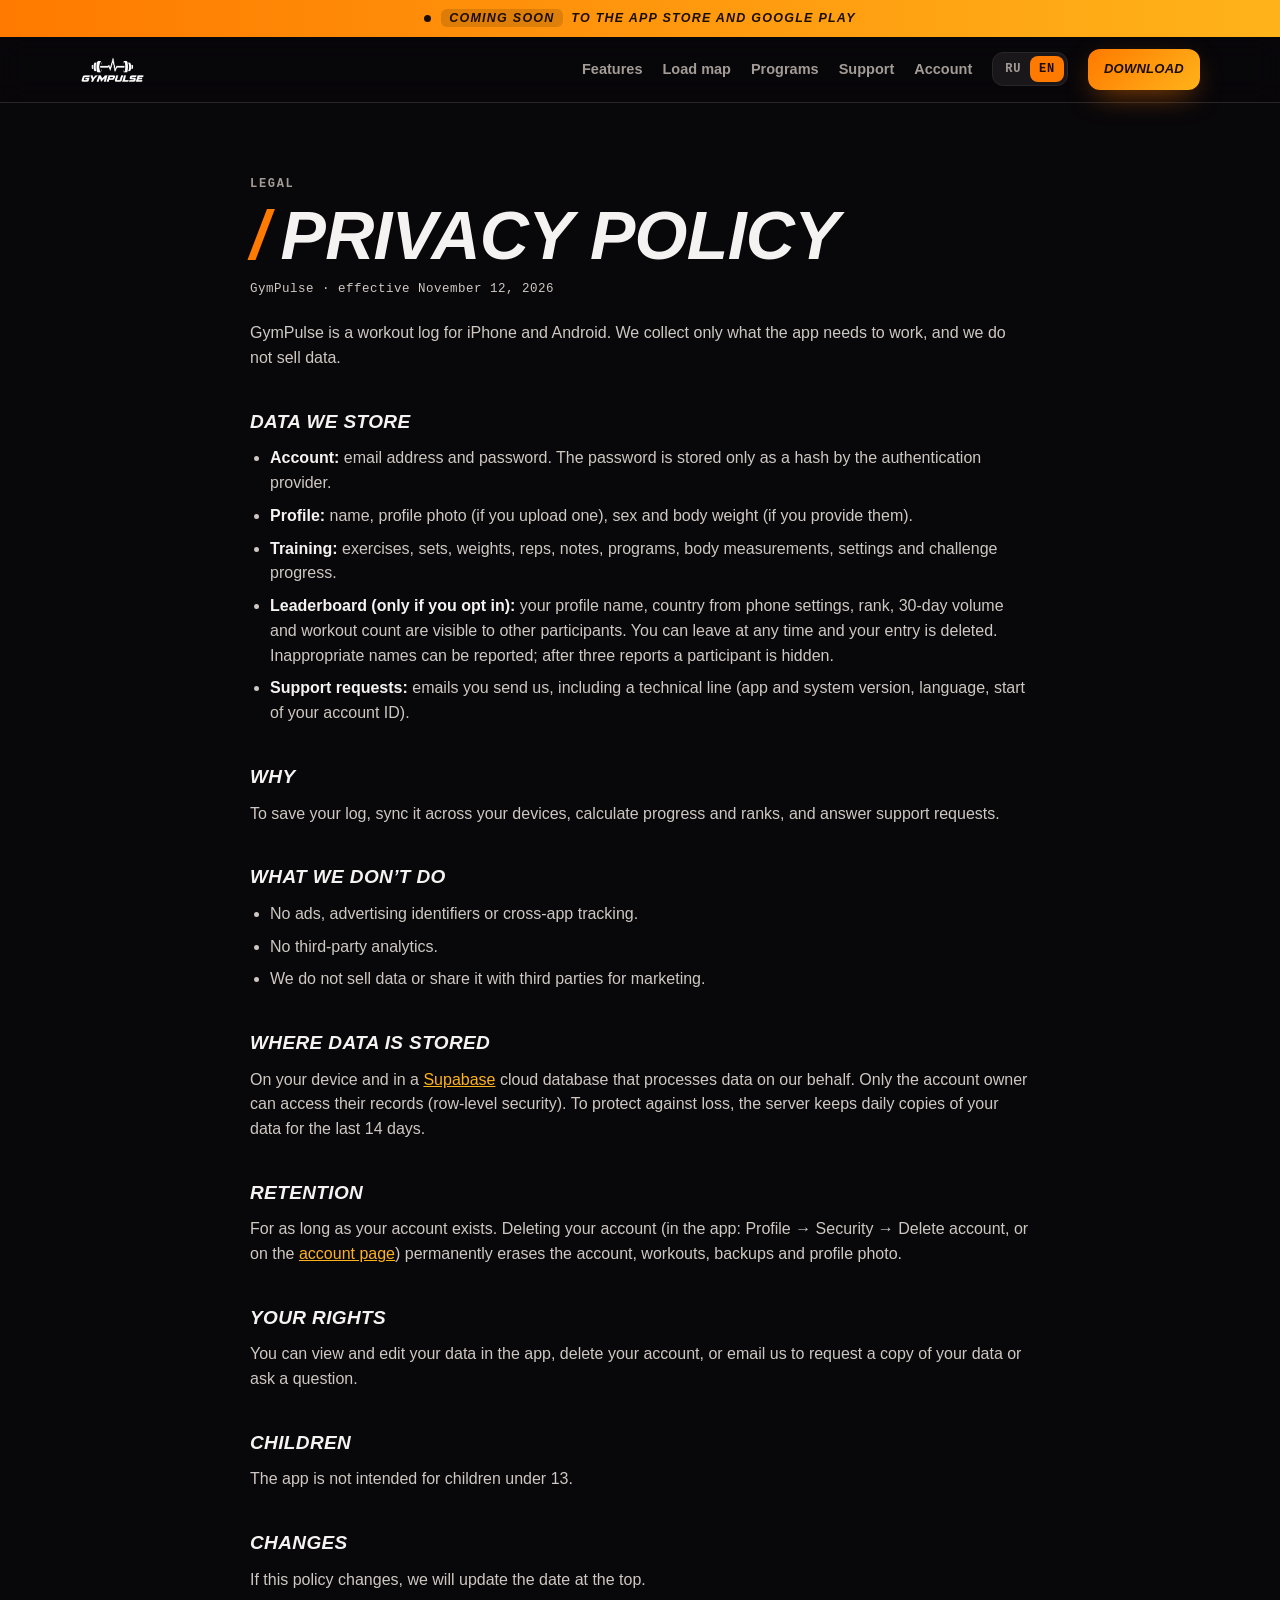
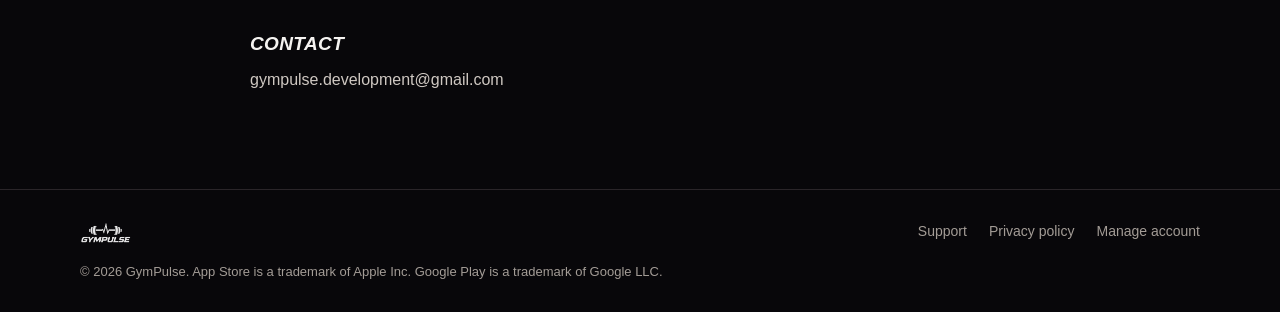
<file: privacy.html>
<!doctype html>
<html lang="ru">
<head>
<meta charset="utf-8">
<meta name="viewport" content="width=device-width, initial-scale=1, viewport-fit=cover">
<title>GymPulse — Конфиденциальность</title>
<meta name="gp:title-ru" content="GymPulse — Конфиденциальность">
<meta name="gp:title-en" content="GymPulse — Privacy">
<meta name="description" content="Политика конфиденциальности GymPulse.">
<meta name="theme-color" content="#08070A">
<meta http-equiv="Content-Security-Policy" content="default-src 'self'; script-src 'self' 'sha256-vhCojYVqglzWc3rxSe71ZzEY8ykdeRPMenTMEMSjk7M=' 'sha256-+N1O2ZhB4fCDuWW6IZrmTO3uLFp5yGKeGTYfXfHgf4A=' https://cdn.jsdelivr.net/npm/@supabase/supabase-js@2.119.0/; style-src 'self' 'unsafe-inline' https://fonts.googleapis.com; font-src https://fonts.gstatic.com; img-src 'self' data: blob: https://tsquteboyugfvkewymhu.supabase.co; connect-src 'self' https://tsquteboyugfvkewymhu.supabase.co wss://tsquteboyugfvkewymhu.supabase.co; object-src 'none'; frame-src 'none'; worker-src 'none'; manifest-src 'self'; base-uri 'self'; form-action 'self'; upgrade-insecure-requests">
<script>if (self !== top) { try { top.location.href = self.location.href; } catch (e) {} document.documentElement.style.display = 'none'; }</script>

<meta name="referrer" content="strict-origin-when-cross-origin">
<link rel="canonical" href="https://gympulsefit.github.io/privacy.html">
<link rel="alternate" hreflang="ru" href="https://gympulsefit.github.io/privacy.html?lang=ru">
<link rel="alternate" hreflang="en" href="https://gympulsefit.github.io/privacy.html?lang=en">
<link rel="alternate" hreflang="x-default" href="https://gympulsefit.github.io/privacy.html">
<meta property="og:type" content="website">
<meta property="og:site_name" content="GymPulse">
<meta property="og:url" content="https://gympulsefit.github.io/privacy.html">
<meta property="og:title" content="GymPulse — Конфиденциальность">
<meta property="og:description" content="Политика конфиденциальности GymPulse.">
<meta property="og:image" content="https://gympulsefit.github.io/img/og.jpg">
<meta property="og:image:width" content="1200">
<meta property="og:image:height" content="630">
<meta name="twitter:card" content="summary_large_image">
<link rel="icon" type="image/png" href="img/icon.png">
<link rel="apple-touch-icon" href="img/icon.png">

<script>(function(){var l;try{l=new URLSearchParams(location.search).get('lang')||localStorage.getItem('gp_lang')}catch(e){}if(l!=='ru'&&l!=='en')l=/^(ru|uk|be|kk)/i.test(navigator.language||'')?'ru':'en';document.documentElement.lang=l})()</script>
<link rel="preconnect" href="https://fonts.googleapis.com">
<link rel="preconnect" href="https://fonts.gstatic.com" crossorigin>
<link rel="stylesheet" href="https://fonts.googleapis.com/css2?family=Archivo:ital,wght@1,700;1,800;1,900&family=Inter:wght@400;500;600;700&family=JetBrains+Mono:wght@500;700&display=swap">
<link rel="stylesheet" href="style.css">
</head>
<body>
<div class="strip"><div class="wrap"><span data-l="ru"><b>СКОРО</b> в App Store и Google Play</span><span data-l="en"><b>COMING SOON</b> to the App Store and Google Play</span></div></div>
<nav class="top" aria-label="GymPulse">
  <div class="wrap">
    <a class="logo" href="./" aria-label="GymPulse"><img src="img/logo.png" alt="GymPulse" width="66" height="30"></a>
    <ul>
      <li><a href="./#features"><span data-l="ru">Возможности</span><span data-l="en">Features</span></a></li>
      <li><a href="./#load"><span data-l="ru">Карта нагрузки</span><span data-l="en">Load map</span></a></li>
      <li><a href="./#programs"><span data-l="ru">Программы</span><span data-l="en">Programs</span></a></li>
      <li><a href="support.html"><span data-l="ru">Поддержка</span><span data-l="en">Support</span></a></li>
      <li><a href="account.html"><span data-l="ru">Аккаунт</span><span data-l="en">Account</span></a></li>
    </ul>
    <div class="lang" role="group" aria-label="Language"><button type="button" data-set="ru">RU</button><button type="button" data-set="en">EN</button></div>
    <a class="btn btn-ac" href="./#download"><span data-l="ru">Скачать</span><span data-l="en">Download</span></a>
  </div>
</nav>

<main class="doc">
  <div class="wrap">
    <div class="eyebrow"><span data-l="ru">Документы</span><span data-l="en">Legal</span></div>
    <h1 class="d slash"><span data-l="ru">Политика конфиденциальности</span><span data-l="en">Privacy policy</span></h1>
    <p class="meta"><span data-l="ru">GymPulse · действует с 12 ноября 2026</span><span data-l="en">GymPulse · effective November 12, 2026</span></p>

    <div data-l="ru">
      <p style="margin-top:22px">GymPulse — дневник тренировок для iPhone и Android. Мы собираем только то, что нужно для работы приложения, и не продаём данные.</p>
      <h2>Какие данные мы храним</h2>
      <ul>
        <li><b>Аккаунт:</b> адрес электронной почты и пароль. Пароль хранится только в виде хэша у провайдера авторизации.</li>
        <li><b>Профиль:</b> имя, фото профиля (если вы его загрузите), пол и вес тела (если вы их укажете).</li>
        <li><b>Тренировки:</b> упражнения, подходы, веса, повторения, заметки, программы, замеры тела, настройки и прогресс челленджей.</li>
        <li><b>Рейтинг (только если вы сами его включили):</b> имя профиля, страна из настроек телефона, ранг, объём и число тренировок за 30 дней видны другим участникам. Выйти из рейтинга можно в любой момент, строка удаляется. На неподходящее имя можно пожаловаться: после трёх жалоб участник скрывается из рейтинга.</li>
        <li><b>Обращения в поддержку:</b> письмо, которое вы сами отправите, включая техническую строку (версия приложения и системы, язык, начало ID аккаунта).</li>
      </ul>
      <h2>Зачем</h2>
      <p>Чтобы сохранять дневник, синхронизировать его между устройствами, считать прогресс и ранги и отвечать на обращения.</p>
      <h2>Чего мы не делаем</h2>
      <ul><li>Нет рекламы, рекламных идентификаторов и отслеживания между приложениями.</li><li>Нет сторонней аналитики.</li><li>Данные не продаются и не передаются третьим лицам для маркетинга.</li></ul>
      <h2>Где хранятся данные</h2>
      <p>На устройстве и в облачной базе <a href="https://supabase.com">Supabase</a>, которая обрабатывает данные по нашему поручению. Доступ к записям есть только у владельца аккаунта (правила доступа на уровне строк). Для защиты от потерь сервер хранит ежедневные копии ваших данных за последние 14 дней.</p>
      <h2>Сколько хранятся</h2>
      <p>Пока существует аккаунт. Удаление аккаунта (в приложении: Профиль → Безопасность → Удалить аккаунт, или на странице <a href="account.html">управления аккаунтом</a>) безвозвратно стирает аккаунт, тренировки, копии и фото профиля.</p>
      <h2>Ваши права</h2>
      <p>Вы можете посмотреть и изменить данные в приложении, удалить аккаунт или написать нам, чтобы получить копию данных или задать вопрос.</p>
      <h2>Дети</h2>
      <p>Приложение не предназначено для детей младше 13 лет.</p>
      <h2>Изменения</h2>
      <p>Если политика изменится, мы обновим дату вверху страницы.</p>
      <h2>Контакты</h2>
      <p>gympulse.development@gmail.com</p>
    </div>

    <div data-l="en">
      <p style="margin-top:22px">GymPulse is a workout log for iPhone and Android. We collect only what the app needs to work, and we do not sell data.</p>
      <h2>Data we store</h2>
      <ul>
        <li><b>Account:</b> email address and password. The password is stored only as a hash by the authentication provider.</li>
        <li><b>Profile:</b> name, profile photo (if you upload one), sex and body weight (if you provide them).</li>
        <li><b>Training:</b> exercises, sets, weights, reps, notes, programs, body measurements, settings and challenge progress.</li>
        <li><b>Leaderboard (only if you opt in):</b> your profile name, country from phone settings, rank, 30-day volume and workout count are visible to other participants. You can leave at any time and your entry is deleted. Inappropriate names can be reported; after three reports a participant is hidden.</li>
        <li><b>Support requests:</b> emails you send us, including a technical line (app and system version, language, start of your account ID).</li>
      </ul>
      <h2>Why</h2>
      <p>To save your log, sync it across your devices, calculate progress and ranks, and answer support requests.</p>
      <h2>What we don’t do</h2>
      <ul><li>No ads, advertising identifiers or cross-app tracking.</li><li>No third-party analytics.</li><li>We do not sell data or share it with third parties for marketing.</li></ul>
      <h2>Where data is stored</h2>
      <p>On your device and in a <a href="https://supabase.com">Supabase</a> cloud database that processes data on our behalf. Only the account owner can access their records (row-level security). To protect against loss, the server keeps daily copies of your data for the last 14 days.</p>
      <h2>Retention</h2>
      <p>For as long as your account exists. Deleting your account (in the app: Profile → Security → Delete account, or on the <a href="account.html">account page</a>) permanently erases the account, workouts, backups and profile photo.</p>
      <h2>Your rights</h2>
      <p>You can view and edit your data in the app, delete your account, or email us to request a copy of your data or ask a question.</p>
      <h2>Children</h2>
      <p>The app is not intended for children under 13.</p>
      <h2>Changes</h2>
      <p>If this policy changes, we will update the date at the top.</p>
      <h2>Contact</h2>
      <p>gympulse.development@gmail.com</p>
    </div>
  </div>
</main>
<footer>
  <div class="wrap">
    <a href="./" aria-label="GymPulse"><img src="img/logo.png" alt="GymPulse" width="52" height="24"></a>
    <nav aria-label="Docs">
      <a href="support.html"><span data-l="ru">Поддержка</span><span data-l="en">Support</span></a>
      <a href="privacy.html"><span data-l="ru">Политика конфиденциальности</span><span data-l="en">Privacy policy</span></a>
      <a href="account.html"><span data-l="ru">Управление аккаунтом</span><span data-l="en">Manage account</span></a>
    </nav>
    <small><span data-l="ru">© 2026 GymPulse. App Store является товарным знаком Apple Inc., Google Play является товарным знаком Google LLC.</span><span data-l="en">© 2026 GymPulse. App Store is a trademark of Apple Inc. Google Play is a trademark of Google LLC.</span></small>
  </div>
</footer>
<script src="site.js"></script>

</body>
</html>
</file>
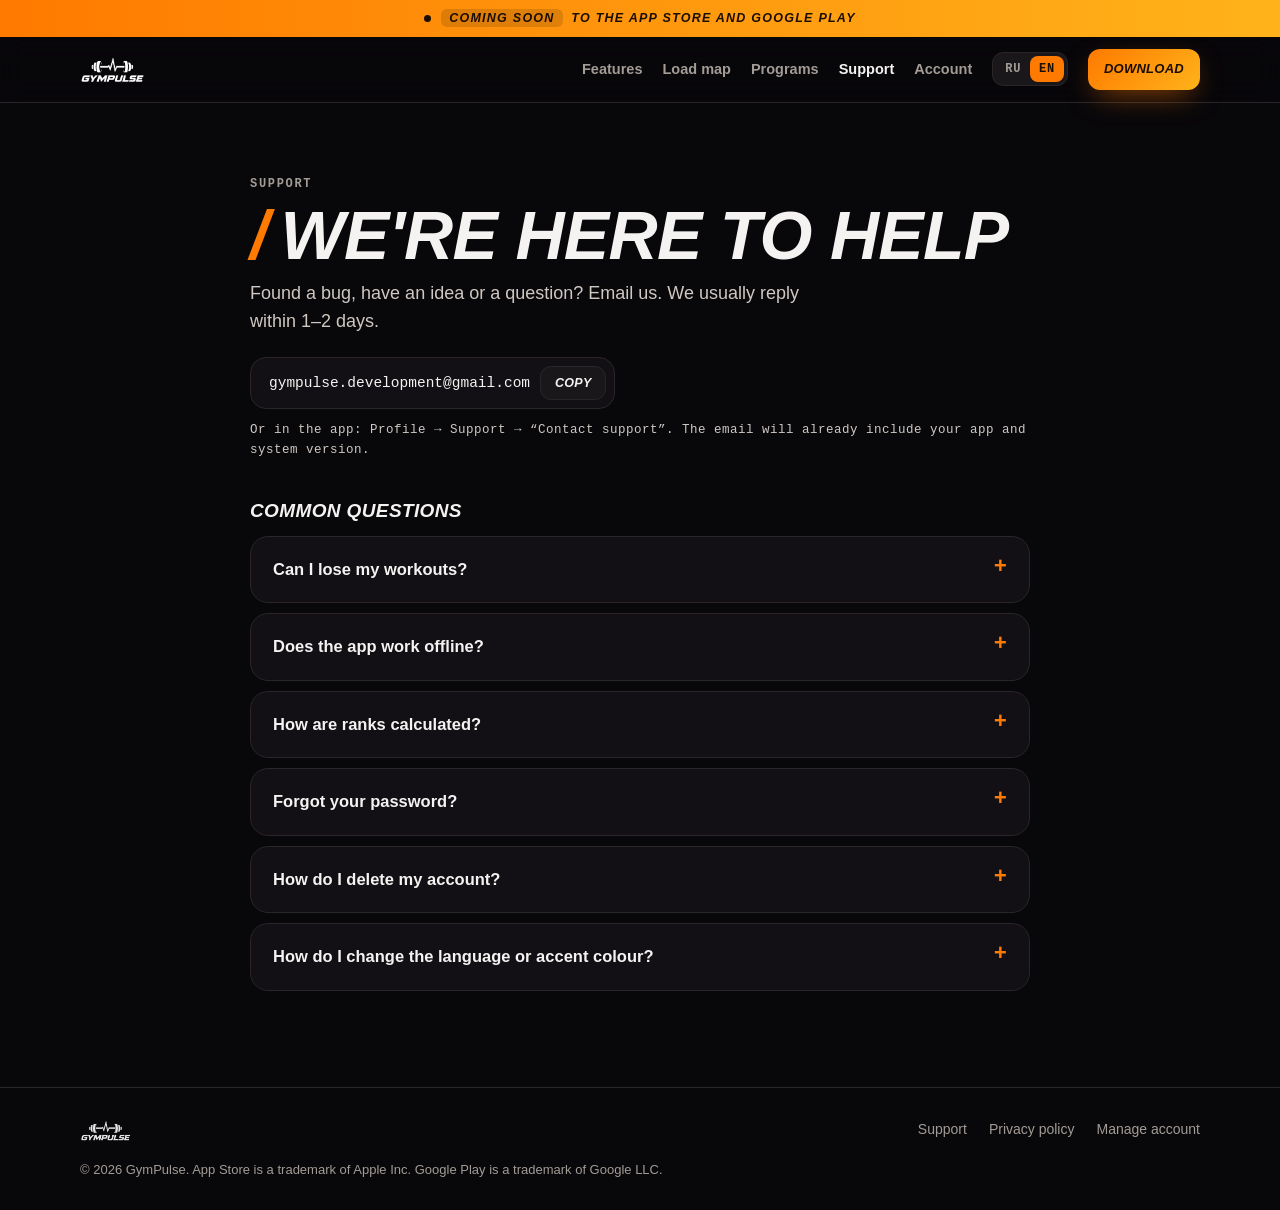
<file: support.html>
<!doctype html>
<html lang="ru">
<head>
<meta charset="utf-8">
<meta name="viewport" content="width=device-width, initial-scale=1, viewport-fit=cover">
<title>GymPulse — Поддержка</title>
<meta name="gp:title-ru" content="GymPulse — Поддержка">
<meta name="gp:title-en" content="GymPulse — Support">
<meta name="description" content="Поддержка GymPulse: контакты и ответы на частые вопросы.">
<meta name="theme-color" content="#08070A">
<meta http-equiv="Content-Security-Policy" content="default-src 'self'; script-src 'self' 'sha256-vhCojYVqglzWc3rxSe71ZzEY8ykdeRPMenTMEMSjk7M=' 'sha256-+N1O2ZhB4fCDuWW6IZrmTO3uLFp5yGKeGTYfXfHgf4A=' https://cdn.jsdelivr.net/npm/@supabase/supabase-js@2.119.0/; style-src 'self' 'unsafe-inline' https://fonts.googleapis.com; font-src https://fonts.gstatic.com; img-src 'self' data: blob: https://tsquteboyugfvkewymhu.supabase.co; connect-src 'self' https://tsquteboyugfvkewymhu.supabase.co wss://tsquteboyugfvkewymhu.supabase.co; object-src 'none'; frame-src 'none'; worker-src 'none'; manifest-src 'self'; base-uri 'self'; form-action 'self'; upgrade-insecure-requests">
<script>if (self !== top) { try { top.location.href = self.location.href; } catch (e) {} document.documentElement.style.display = 'none'; }</script>

<meta name="referrer" content="strict-origin-when-cross-origin">
<link rel="canonical" href="https://gympulsefit.github.io/support.html">
<link rel="alternate" hreflang="ru" href="https://gympulsefit.github.io/support.html?lang=ru">
<link rel="alternate" hreflang="en" href="https://gympulsefit.github.io/support.html?lang=en">
<link rel="alternate" hreflang="x-default" href="https://gympulsefit.github.io/support.html">
<meta property="og:type" content="website">
<meta property="og:site_name" content="GymPulse">
<meta property="og:url" content="https://gympulsefit.github.io/support.html">
<meta property="og:title" content="GymPulse — Поддержка">
<meta property="og:description" content="Поддержка GymPulse: контакты и ответы на частые вопросы.">
<meta property="og:image" content="https://gympulsefit.github.io/img/og.jpg">
<meta property="og:image:width" content="1200">
<meta property="og:image:height" content="630">
<meta name="twitter:card" content="summary_large_image">
<link rel="icon" type="image/png" href="img/icon.png">
<link rel="apple-touch-icon" href="img/icon.png">

<script>(function(){var l;try{l=new URLSearchParams(location.search).get('lang')||localStorage.getItem('gp_lang')}catch(e){}if(l!=='ru'&&l!=='en')l=/^(ru|uk|be|kk)/i.test(navigator.language||'')?'ru':'en';document.documentElement.lang=l})()</script>
<link rel="preconnect" href="https://fonts.googleapis.com">
<link rel="preconnect" href="https://fonts.gstatic.com" crossorigin>
<link rel="stylesheet" href="https://fonts.googleapis.com/css2?family=Archivo:ital,wght@1,700;1,800;1,900&family=Inter:wght@400;500;600;700&family=JetBrains+Mono:wght@500;700&display=swap">
<link rel="stylesheet" href="style.css">
</head>
<body>
<div class="strip"><div class="wrap"><span data-l="ru"><b>СКОРО</b> в App Store и Google Play</span><span data-l="en"><b>COMING SOON</b> to the App Store and Google Play</span></div></div>
<nav class="top" aria-label="GymPulse">
  <div class="wrap">
    <a class="logo" href="./" aria-label="GymPulse"><img src="img/logo.png" alt="GymPulse" width="66" height="30"></a>
    <ul>
      <li><a href="./#features"><span data-l="ru">Возможности</span><span data-l="en">Features</span></a></li>
      <li><a href="./#load"><span data-l="ru">Карта нагрузки</span><span data-l="en">Load map</span></a></li>
      <li><a href="./#programs"><span data-l="ru">Программы</span><span data-l="en">Programs</span></a></li>
      <li><a href="support.html" aria-current="page"><span data-l="ru">Поддержка</span><span data-l="en">Support</span></a></li>
      <li><a href="account.html"><span data-l="ru">Аккаунт</span><span data-l="en">Account</span></a></li>
    </ul>
    <div class="lang" role="group" aria-label="Language"><button type="button" data-set="ru">RU</button><button type="button" data-set="en">EN</button></div>
    <a class="btn btn-ac" href="./#download"><span data-l="ru">Скачать</span><span data-l="en">Download</span></a>
  </div>
</nav>

<main class="doc">
  <div class="wrap">
    <div class="eyebrow"><span data-l="ru">Поддержка</span><span data-l="en">Support</span></div>
    <h1 class="d slash"><span data-l="ru">Мы на связи</span><span data-l="en">We're here to help</span></h1>
    <p class="lead"><span data-l="ru">Нашли ошибку, есть идея или вопрос? Напишите нам, обычно отвечаем в течение 1–2 дней.</span><span data-l="en">Found a bug, have an idea or a question? Email us. We usually reply within 1–2 days.</span></p>
    <div class="mail" style="margin-top:22px"><code id="mail">gympulse.development@gmail.com</code><button type="button" class="btn btn-gh" data-copy="mail"><span class="c0"><span data-l="ru">Копировать</span><span data-l="en">Copy</span></span><span class="c1"><span data-l="ru">Скопировано</span><span data-l="en">Copied</span></span></button></div>
    <p class="meta" style="margin-top:12px"><span data-l="ru">Или в приложении: Профиль → Поддержка → «Написать в поддержку». Письмо уже будет содержать версию приложения и системы.</span><span data-l="en">Or in the app: Profile → Support → “Contact support”. The email will already include your app and system version.</span></p>

    <h2><span data-l="ru">Частые вопросы</span><span data-l="en">Common questions</span></h2>
    <div class="faq">
      <details><summary><span data-l="ru">Не потеряются ли мои тренировки?</span><span data-l="en">Can I lose my workouts?</span></summary><p data-l="ru">Каждая тренировка сохраняется на телефоне и в облаке. Раз в день сервер делает копию и хранит 14 последних. Вернуть данные можно в Профиль → Безопасность → Резервные копии.</p><p data-l="en">Every workout is saved on your phone and in the cloud. Once a day the server makes a backup and keeps the last 14. Restore one in Profile → Security → Backups.</p></details>
      <details><summary><span data-l="ru">Работает ли приложение без интернета?</span><span data-l="en">Does the app work offline?</span></summary><p data-l="ru">Да. Изменения отправятся в облако, когда появится сеть.</p><p data-l="en">Yes. Changes upload as soon as you are back online.</p></details>
      <details><summary><span data-l="ru">Как считается ранг?</span><span data-l="en">How are ranks calculated?</span></summary><p data-l="ru">По лучшему расчётному одноповторному максимуму в упражнениях, в сравнении с нормативами StrengthLog и Strength Level для вашего пола и веса тела.</p><p data-l="en">From your best estimated one-rep max per exercise, compared with StrengthLog and Strength Level standards for your sex and body weight.</p></details>
      <details><summary><span data-l="ru">Забыли пароль?</span><span data-l="en">Forgot your password?</span></summary><p data-l="ru">На экране входа нажмите «Забыли пароль?» или войдите по коду из письма. Сменить пароль можно и на странице <a href="account.html">управления аккаунтом</a>.</p><p data-l="en">Tap “Forgot password?” on the sign-in screen or sign in with an email code. You can also change it on the <a href="account.html">account page</a>.</p></details>
      <details><summary><span data-l="ru">Как удалить аккаунт?</span><span data-l="en">How do I delete my account?</span></summary><p data-l="ru">Профиль → Безопасность → Удалить аккаунт или на странице <a href="account.html">управления аккаунтом</a>. Все данные стираются безвозвратно.</p><p data-l="en">Profile → Security → Delete account, or on the <a href="account.html">account page</a>. All data is erased permanently.</p></details>
      <details><summary><span data-l="ru">Как сменить язык или цвет оформления?</span><span data-l="en">How do I change the language or accent colour?</span></summary><p data-l="ru">Профиль → Язык. Цвет выбирается кружками в разделе «Цвет оформления» там же, в профиле.</p><p data-l="en">Profile → Language. Pick an accent colour with the dots under “Accent colour” in your profile.</p></details>
    </div>
  </div>
</main>
<footer>
  <div class="wrap">
    <a href="./" aria-label="GymPulse"><img src="img/logo.png" alt="GymPulse" width="52" height="24"></a>
    <nav aria-label="Docs">
      <a href="support.html"><span data-l="ru">Поддержка</span><span data-l="en">Support</span></a>
      <a href="privacy.html"><span data-l="ru">Политика конфиденциальности</span><span data-l="en">Privacy policy</span></a>
      <a href="account.html"><span data-l="ru">Управление аккаунтом</span><span data-l="en">Manage account</span></a>
    </nav>
    <small><span data-l="ru">© 2026 GymPulse. App Store является товарным знаком Apple Inc., Google Play является товарным знаком Google LLC.</span><span data-l="en">© 2026 GymPulse. App Store is a trademark of Apple Inc. Google Play is a trademark of Google LLC.</span></small>
  </div>
</footer>
<script src="site.js"></script>

</body>
</html>
</file>
<file: style.css>
/* GymPulse — общий стиль сайта. Тёмный зал, оранжевый «пульс» */
:root {
  --bg: #08070A;
  --panel: #121014;
  --panel-2: #1A171B;
  --line: #2A2529;
  --fg: #F5F3F1;
  --mut: #A39C96;
  --ac: #FF7A00;
  --ac-2: #FFB31A;
  --ac-soft: rgba(255, 122, 0, 0.14);
  --on-ac: #1A0E00;
  --ok: #2FD27A;
  --bad: #FF5A4D;
  --f-display: "Archivo", "Arial Black", "Helvetica Neue", sans-serif;
  --f-body: "Inter", -apple-system, "Segoe UI", Roboto, sans-serif;
  --f-mono: "JetBrains Mono", ui-monospace, "SF Mono", Menlo, monospace;
  --wrap: 1160px;
  color-scheme: dark;
}
* { box-sizing: border-box; }
html { scroll-behavior: smooth; scroll-padding-top: 80px; }
body { margin: 0; background: var(--bg); color: var(--fg); font-family: var(--f-body); font-size: 16px; line-height: 1.55; -webkit-font-smoothing: antialiased; overflow-x: hidden; }
body::before { content: ""; position: fixed; inset: 0 0 auto; height: env(safe-area-inset-top, 0px); z-index: 30; background: var(--bg); }
a { color: inherit; }
img { max-width: 100%; display: block; }
:focus-visible { outline: 2px solid var(--ac); outline-offset: 3px; border-radius: 6px; }
.wrap { max-width: var(--wrap); margin: 0 auto; padding-left: max(20px, env(safe-area-inset-left, 0px)); padding-right: max(20px, env(safe-area-inset-right, 0px)); }

/* языки: показываем только выбранный */
html:not([lang="en"]) [data-l="en"], html[lang="en"] [data-l="ru"] { display: none !important; }

/* типографика */
.d { font-family: var(--f-display); font-style: italic; font-weight: 900; text-transform: uppercase; letter-spacing: -0.01em; line-height: 0.95; text-wrap: balance; }
.slash::before { content: "/"; color: var(--ac); margin-right: 0.18em; }
.eyebrow { font-family: var(--f-mono); font-size: 12px; font-weight: 700; letter-spacing: 0.14em; text-transform: uppercase; color: var(--mut); }
.lead { color: var(--mut); font-size: 18px; max-width: 58ch; }
h2.d { font-size: clamp(34px, 5.4vw, 64px); margin: 10px 0 14px; }
h3 { font-family: var(--f-display); font-style: italic; font-weight: 800; text-transform: uppercase; font-size: 21px; letter-spacing: 0.01em; margin: 0 0 8px; line-height: 1.1; }
p { margin: 0; }
section { padding-block: clamp(64px, 9vw, 120px); }

/* полоса и навигация */
.strip { background: linear-gradient(90deg, var(--ac), var(--ac-2)); color: var(--on-ac); text-align: center; font-family: var(--f-display); font-style: italic; font-weight: 800; font-size: 12.5px; letter-spacing: 0.1em; text-transform: uppercase; }
.strip .wrap { padding-block: 9px; display: flex; align-items: center; justify-content: center; gap: 10px; }
.strip .wrap::before { content: ""; width: 7px; height: 7px; border-radius: 50%; background: var(--on-ac); flex: none; animation: stripDot 1.8s ease-in-out infinite; }
.strip b { font-weight: 900; padding: 2px 8px; margin-right: 4px; border-radius: 6px; background: rgba(26, 14, 0, 0.14); }
@keyframes stripDot { 0%, 100% { opacity: 1; transform: scale(1); } 50% { opacity: .35; transform: scale(.7); } }
@media (max-width: 480px) { .strip { font-size: 10.5px; letter-spacing: 0.05em; } .strip b { padding: 2px 6px; } .strip .wrap { gap: 8px; } }
nav.top { position: sticky; top: env(safe-area-inset-top, 0px); z-index: 20; background: rgba(8, 7, 10, 0.84); backdrop-filter: blur(14px); -webkit-backdrop-filter: blur(14px); border-bottom: 1px solid var(--line); }
nav.top .wrap { display: flex; align-items: center; gap: 20px; padding-block: 12px; }
nav.top .logo img { height: 30px; width: auto; }
nav.top ul { display: flex; gap: 20px; list-style: none; margin: 0 0 0 auto; padding: 0; }
nav.top ul a { text-decoration: none; color: var(--mut); font-weight: 600; font-size: 14.5px; transition: color .2s; }
nav.top ul a:hover, nav.top ul a[aria-current="page"] { color: var(--fg); }
.lang { display: inline-flex; padding: 3px; border-radius: 11px; background: var(--panel-2); border: 1px solid var(--line); }
.lang button { border: 0; background: transparent; color: var(--mut); font-family: var(--f-mono); font-weight: 700; font-size: 12px; letter-spacing: 0.06em; padding: 6px 9px; border-radius: 8px; cursor: pointer; transition: background .2s, color .2s; }
.lang button.on { background: var(--ac); color: var(--on-ac); }
.btn { display: inline-flex; align-items: center; justify-content: center; gap: 10px; text-decoration: none; font-family: var(--f-display); font-style: italic; font-weight: 900; text-transform: uppercase; letter-spacing: 0.02em; border-radius: 14px; padding: 14px 22px; font-size: 15px; transition: transform .2s ease, box-shadow .2s ease, background .2s; border: 0; cursor: pointer; }
.btn-ac { background: linear-gradient(135deg, var(--ac), var(--ac-2)); color: var(--on-ac); box-shadow: 0 10px 30px -10px rgba(255, 122, 0, 0.7); }
.btn-ac:hover { transform: translateY(-2px); box-shadow: 0 16px 36px -12px rgba(255, 122, 0, 0.8); }
.btn-gh { background: var(--panel-2); color: var(--fg); border: 1px solid var(--line); }
.btn-gh:hover { background: var(--line); }
.btn:disabled { opacity: .6; cursor: default; transform: none; }
nav.top .btn { padding: 10px 16px; font-size: 13px; border-radius: 12px; }

/* карточки */
.card { background: var(--panel); border: 1px solid var(--line); border-radius: 26px; padding: 26px; min-width: 0; position: relative; }
.card p { color: var(--mut); }

/* телефон */
.phone { position: relative; width: min(330px, 78vw); aspect-ratio: 9 / 19.5; max-width: 100%; border-radius: 46px; padding: 11px; background: linear-gradient(160deg, #2c2a2e, #0d0c0f 40%, #222024); box-shadow: 0 40px 80px -30px rgba(0, 0, 0, 0.9), 0 0 0 1px #3a363b inset, 0 30px 120px -40px rgba(255, 122, 0, 0.55); }
.phone img { width: 100%; height: 100%; object-fit: cover; object-position: top; border-radius: 36px; }
.phone::after { content: ""; position: absolute; top: 20px; left: 50%; transform: translateX(-50%); width: 30%; height: 24px; border-radius: 20px; background: #000; }

/* значки магазинов */
.stores { display: flex; flex-wrap: wrap; gap: 12px; }
.store { display: inline-flex; align-items: center; gap: 12px; padding: 10px 20px 10px 16px; border-radius: 15px; background: #000; border: 1px solid #3a363b; text-align: left; color: var(--fg); text-decoration: none; }
.store svg { width: 28px; height: 28px; flex: none; }
.store small { display: block; font-size: 11px; color: var(--mut); line-height: 1.2; }
.store b { font-size: 18.5px; letter-spacing: -0.01em; line-height: 1.15; }

/* подвал */
footer { border-top: 1px solid var(--line); }
footer .wrap { display: flex; flex-wrap: wrap; gap: 18px 28px; align-items: center; padding-block: 30px; }
footer img { height: 24px; width: auto; opacity: .9; }
footer nav { display: flex; flex-wrap: wrap; gap: 8px 22px; margin-left: auto; }
footer a { color: var(--mut); text-decoration: none; font-size: 14px; }
footer a:hover { color: var(--fg); }
footer small { color: var(--mut); font-size: 13px; width: 100%; }

/* страницы-документы */
.doc { padding-block: clamp(40px, 6vw, 72px) clamp(56px, 8vw, 96px); }
.doc .wrap { max-width: 820px; }
.doc h1.d { font-size: clamp(40px, 6vw, 68px); margin: 10px 0 12px; }
.doc h2 { font-family: var(--f-display); font-style: italic; font-weight: 800; text-transform: uppercase; font-size: 19px; letter-spacing: 0.02em; margin: 36px 0 10px; }
.doc p, .doc li { color: #CFC8C2; }
.doc p + p { margin-top: 12px; }
.doc ul { padding-left: 20px; margin: 0; display: grid; gap: 8px; }
.doc b { color: var(--fg); }
.doc a { color: var(--ac-2); }
.meta { font-family: var(--f-mono); font-size: 12.5px; color: var(--mut); letter-spacing: 0.04em; }

/* поле почты с копированием */
.mail { display: inline-flex; flex-wrap: wrap; align-items: center; gap: 10px; padding: 8px 8px 8px 18px; border: 1px solid var(--line); border-radius: 16px; background: var(--panel); max-width: 100%; }
.mail code { font-family: var(--f-mono); font-size: 14.5px; user-select: all; overflow-wrap: anywhere; }
.mail button { padding: 9px 14px; font-size: 12.5px; border-radius: 11px; }

/* вопросы */
.faq { display: grid; gap: 10px; }
.faq details { background: var(--panel); border: 1px solid var(--line); border-radius: 18px; padding: 0 22px; }
.faq summary { cursor: pointer; list-style: none; padding: 20px 0; font-weight: 700; font-size: 16.5px; display: flex; justify-content: space-between; gap: 16px; }
.faq summary::-webkit-details-marker { display: none; }
.faq summary::after { content: "+"; color: var(--ac); font-family: var(--f-mono); font-size: 22px; line-height: 1; transition: transform .25s; flex: none; }
.faq details[open] summary::after { transform: rotate(45deg); }
.faq details p { color: var(--mut); padding-bottom: 20px; max-width: 66ch; }

/* появление при прокрутке */
.rv { transition: transform .8s cubic-bezier(.2, .7, .2, 1), opacity .8s; }
.js .rv.pre { transform: translateY(22px); opacity: .001; }

@media (max-width: 980px) {
  nav.top ul { display: none; }
  nav.top .lang { margin-left: auto; }
}
@media (max-width: 420px) {
  nav.top .btn { display: none; }
}
@media (prefers-reduced-motion: reduce) {
  *, *::before, *::after { animation: none !important; transition: none !important; }
  .js .rv.pre { transform: none; opacity: 1; }
  html { scroll-behavior: auto; }
}

/* кнопка копирования: подпись меняется после успеха */
[data-copy] .c1, [data-copy].ok .c0 { display: none; }
[data-copy].ok .c1 { display: inline; }
</file>
